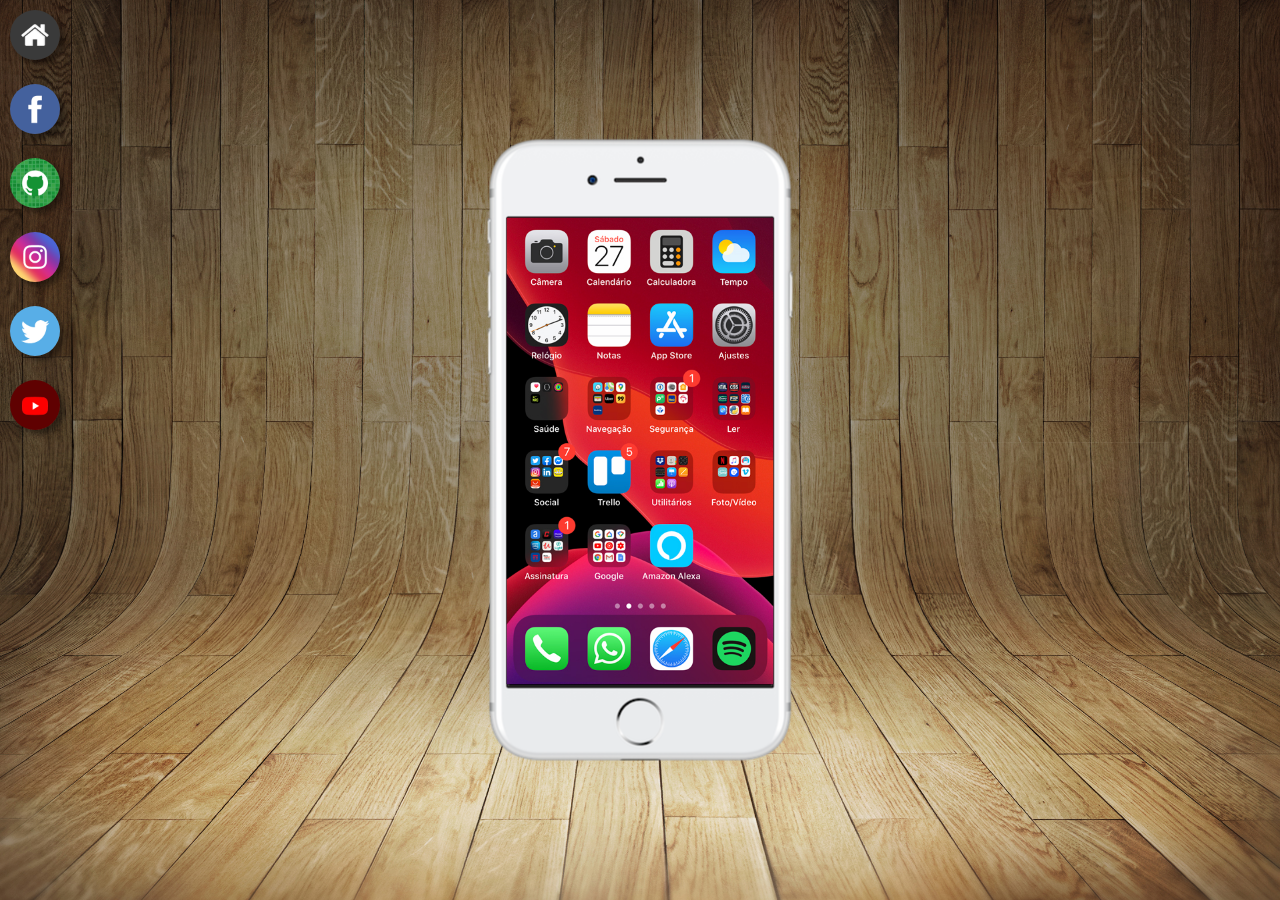
<file: index.html>
<!DOCTYPE html>
<html lang="pt-br">
<head>
    <meta charset="UTF-8">
    <meta http-equiv="X-UA-Compatible" content="IE=edge">
    <meta name="viewport" content="width=device-width, initial-scale=1.0">
    <title>Redes Sociais</title>
    <link rel="shortcut icon" href="favicon.ico" type="image/x-icon">
    <link rel="stylesheet" href="estilo/style.css">
</head>
<body>
    <main>
        <section id="phone">
            <iframe name="tela" id="tela" src="home.html" frameborder="0">
                Seu navegador não é compativél.
            </iframe>
        </section>
        <section id="social">
            <a href="home.html" target="tela"><img src="imagens/logo-home.jpg" alt="home"></a>

            <a href="face.html" target="tela"><img src="imagens/logo-facebook.jpg" alt="facebook"></a>

            <a href="github.html" target="tela"><img src="imagens/logo-github.jpg" alt="github"></a>

            <a href="insta.html" target="tela"><img src="imagens/logo-instagram.jpg" alt="instagram"></a>

            <a href="twitter.html" target="tela"><img src="imagens/logo-twitter.jpg" alt="twitter"></a>

            <a href="youtube.html" target="tela"><img src="imagens/logo-youtube.jpg" alt="youtube"></a>

        </section>
    </main>
</body>
</html>
</file>
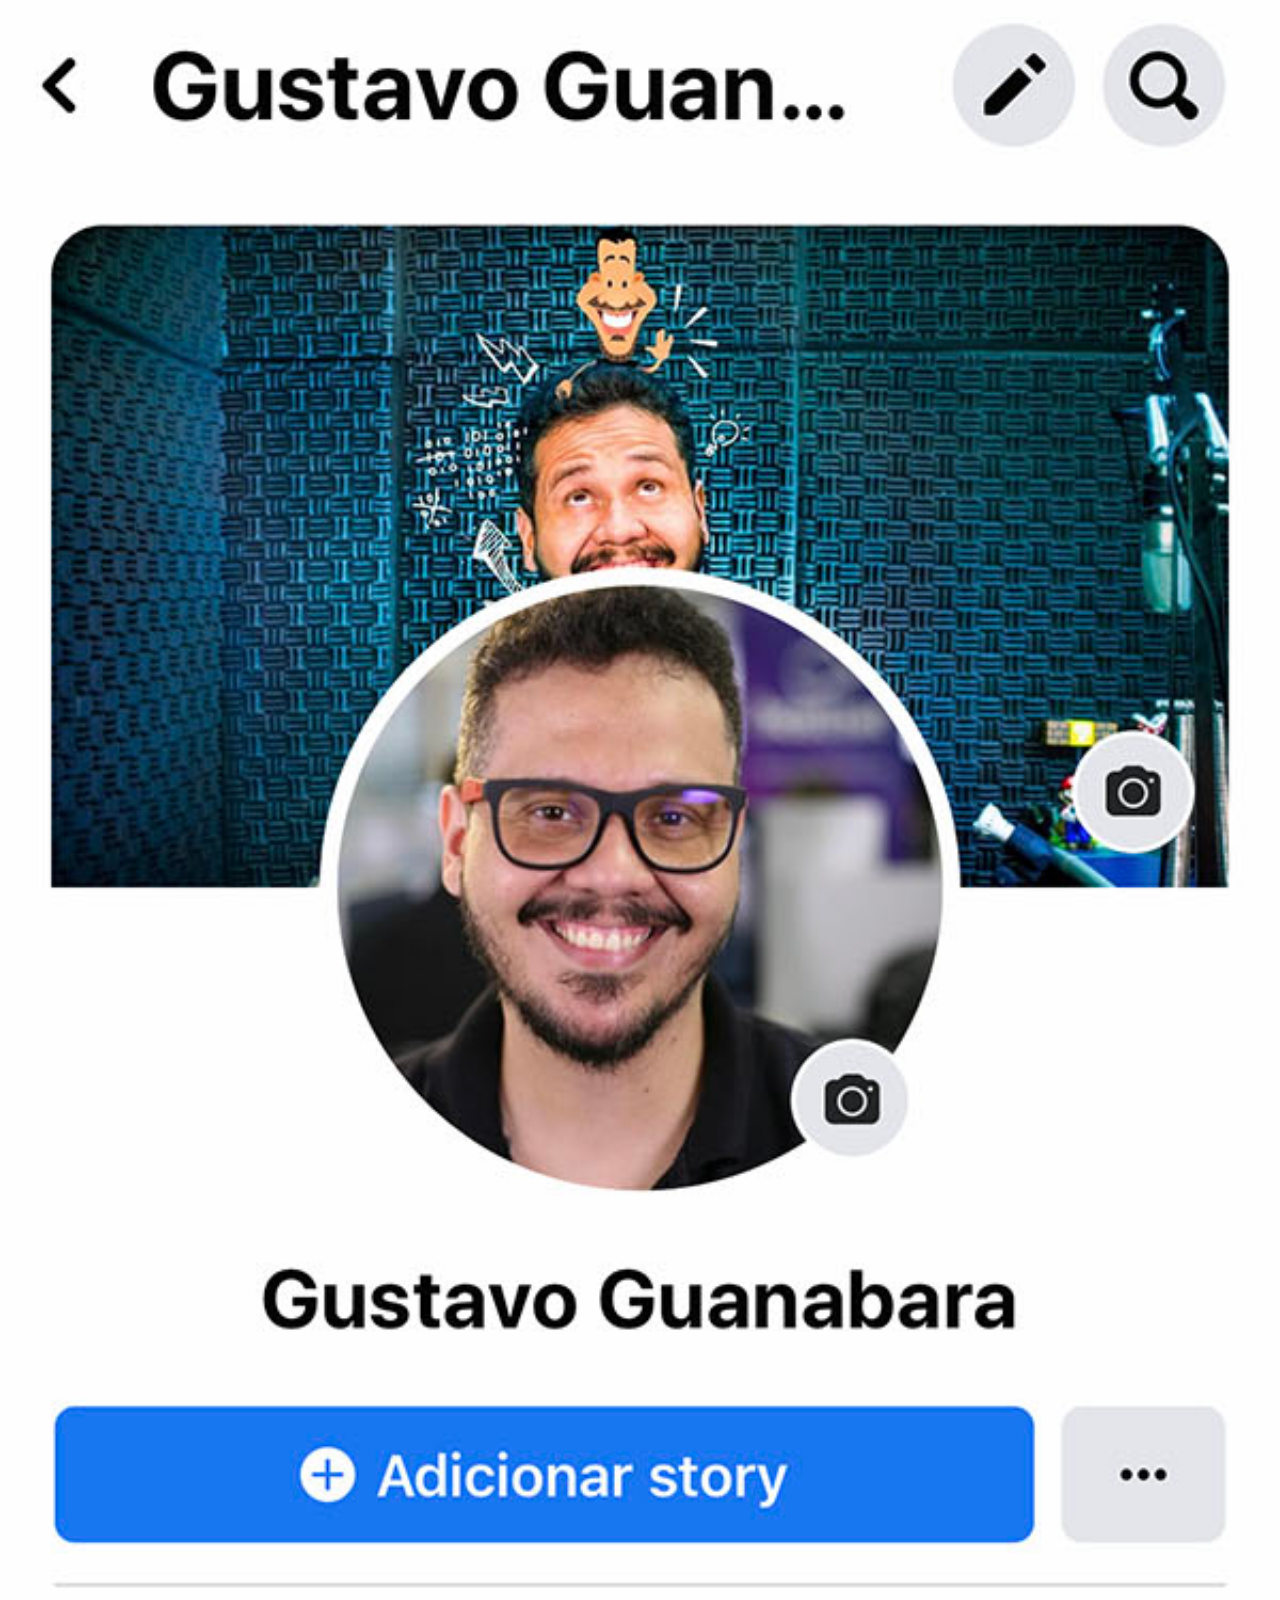
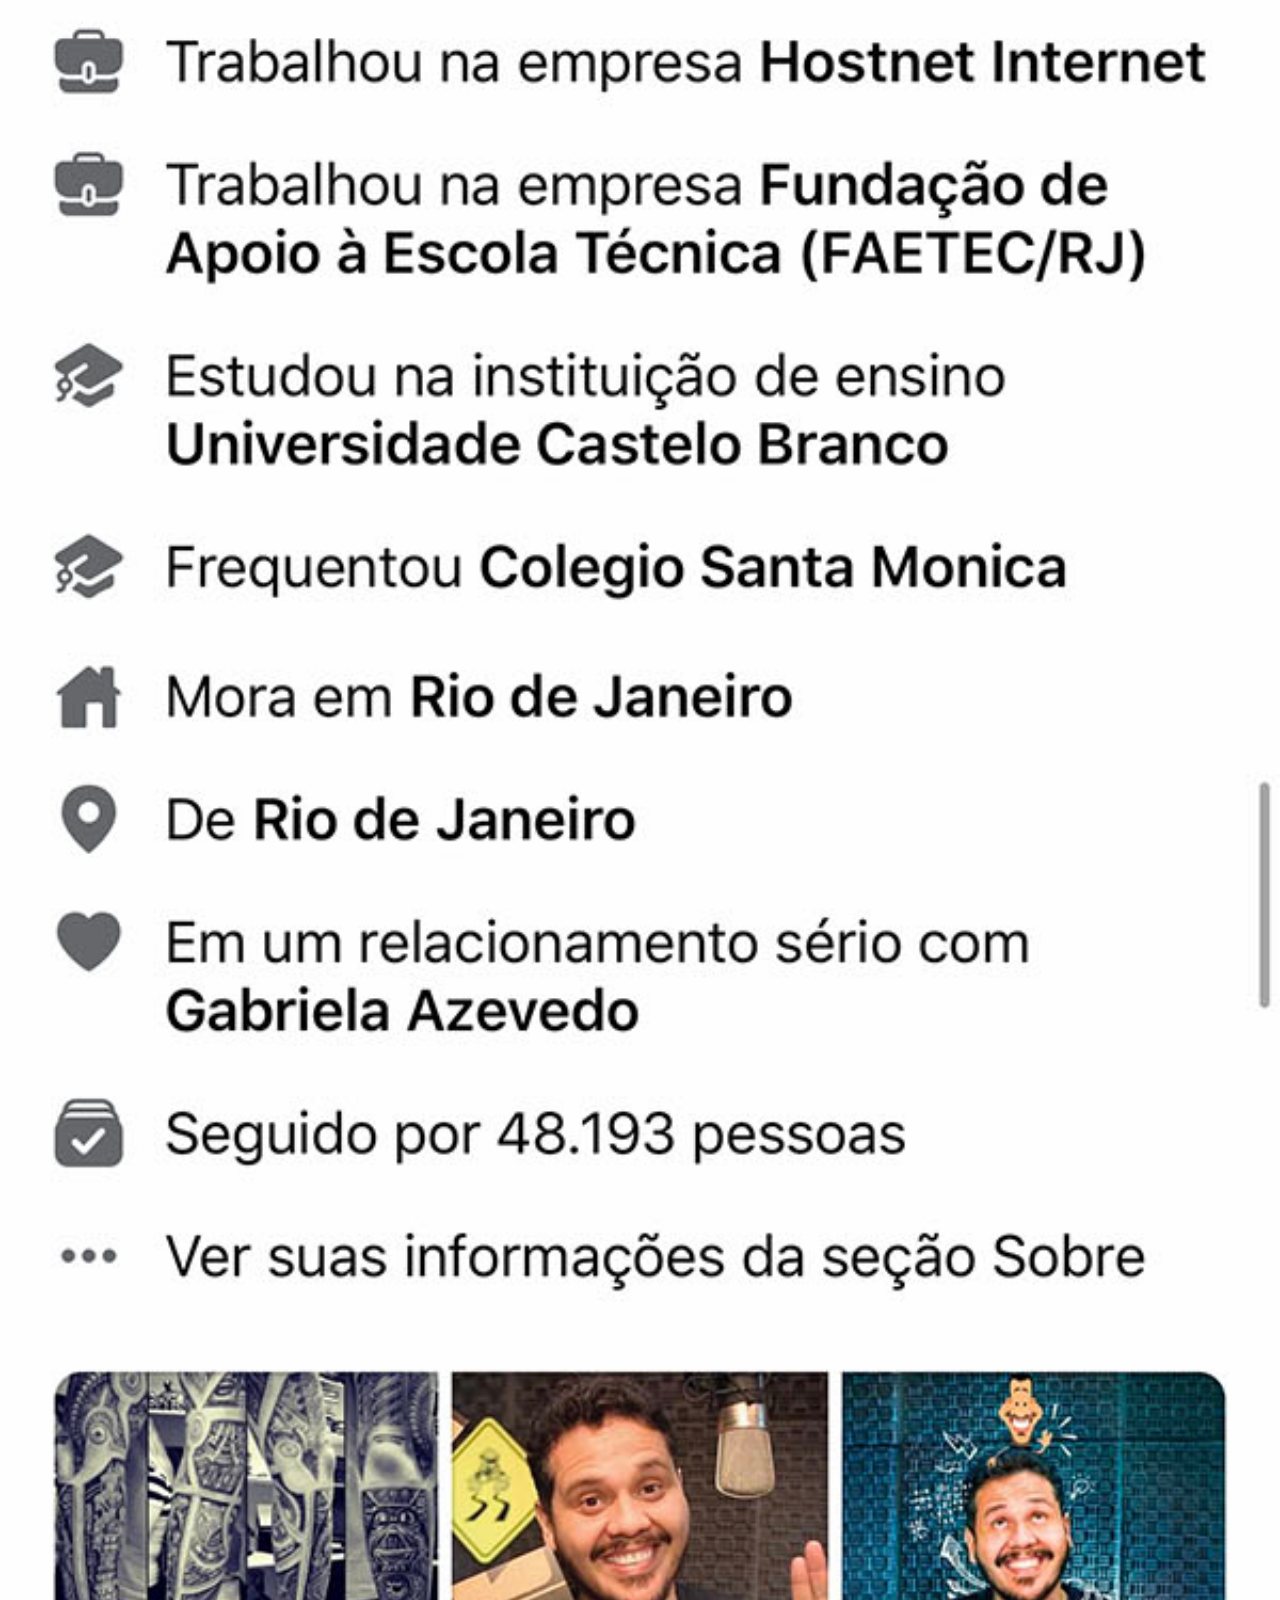
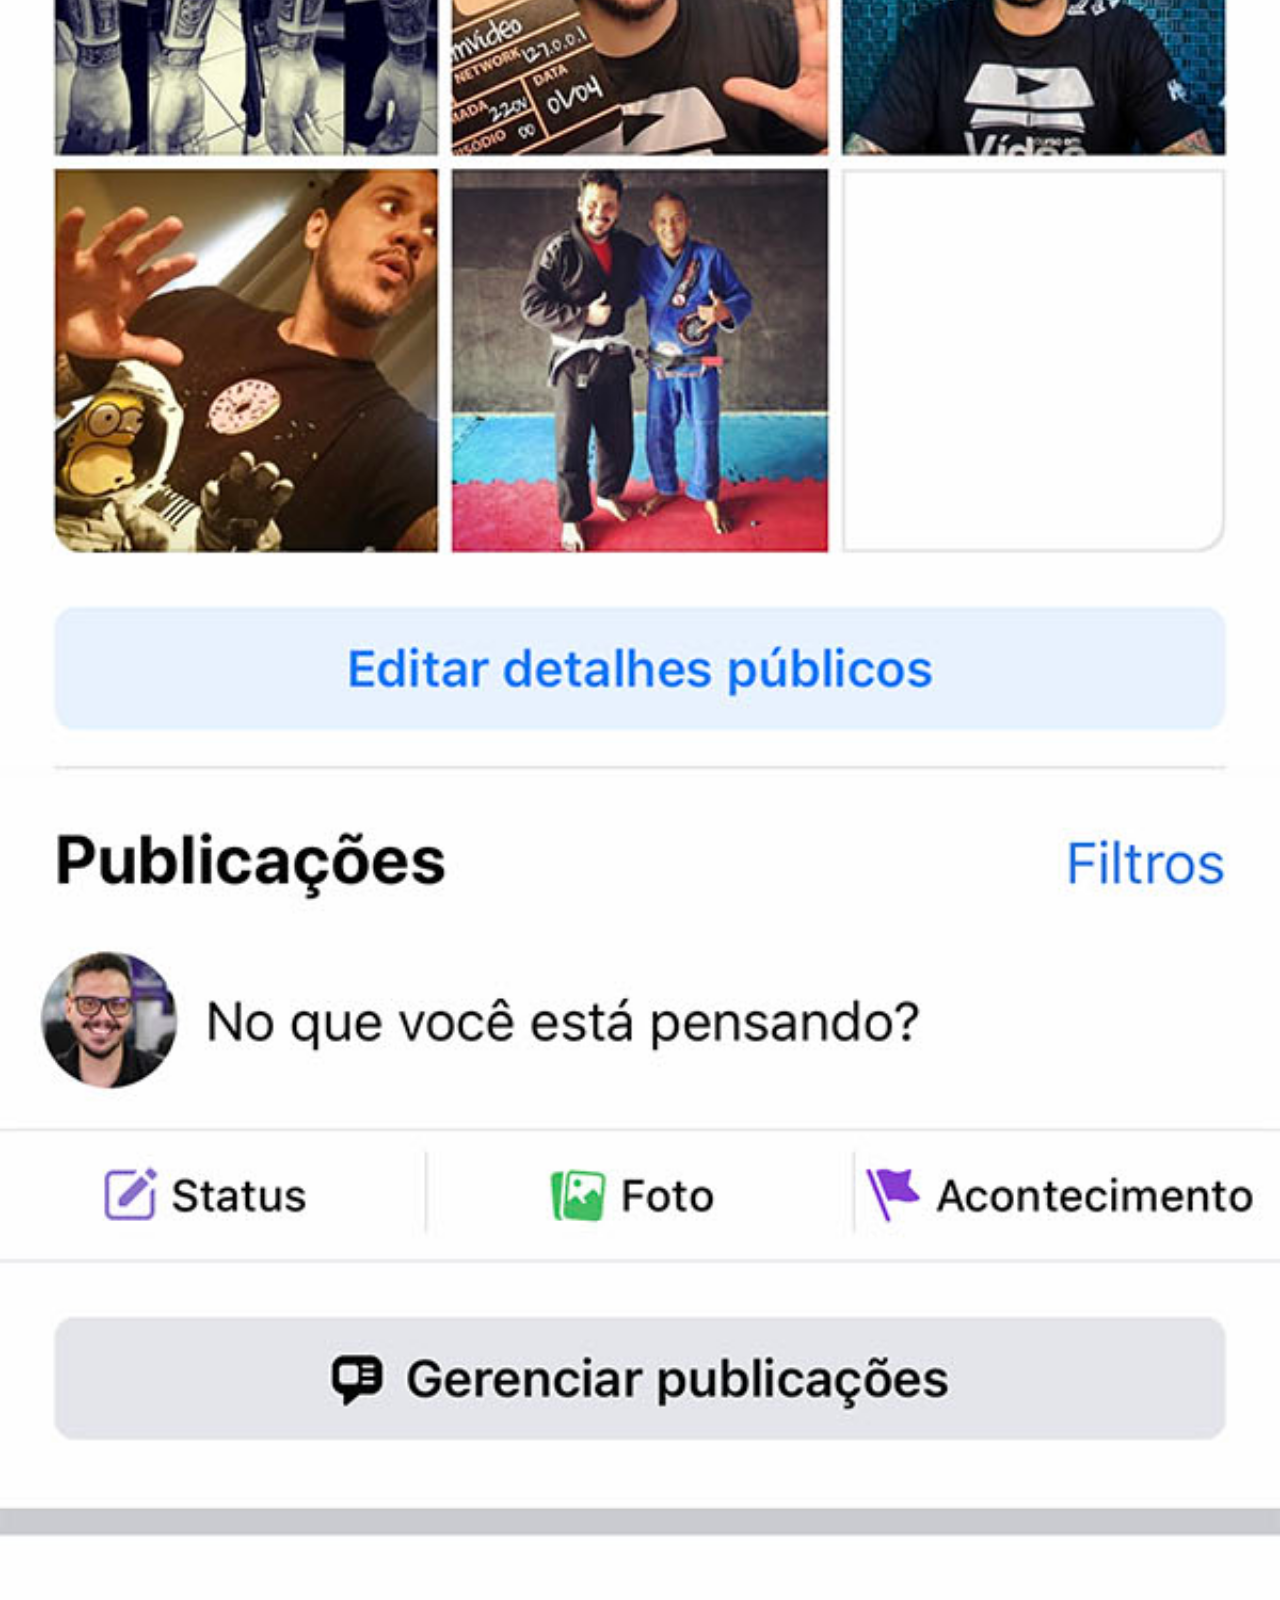
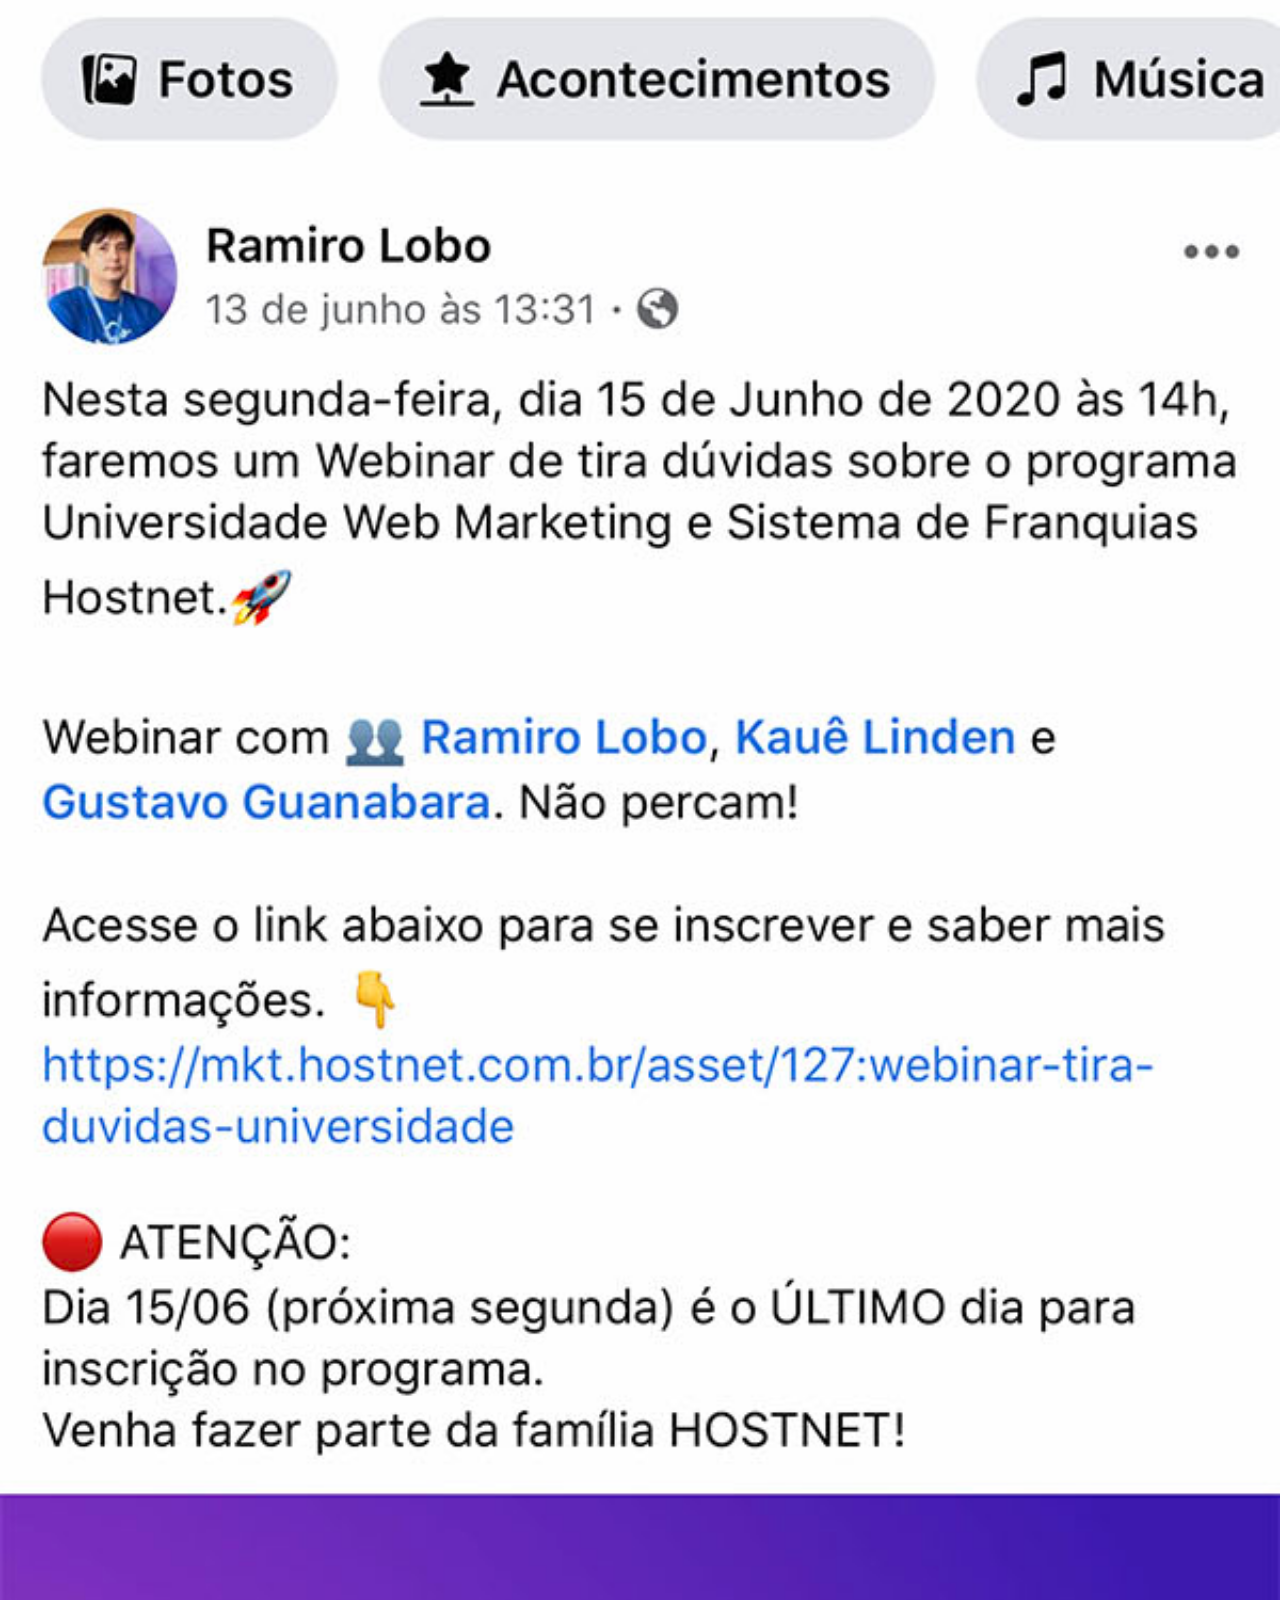
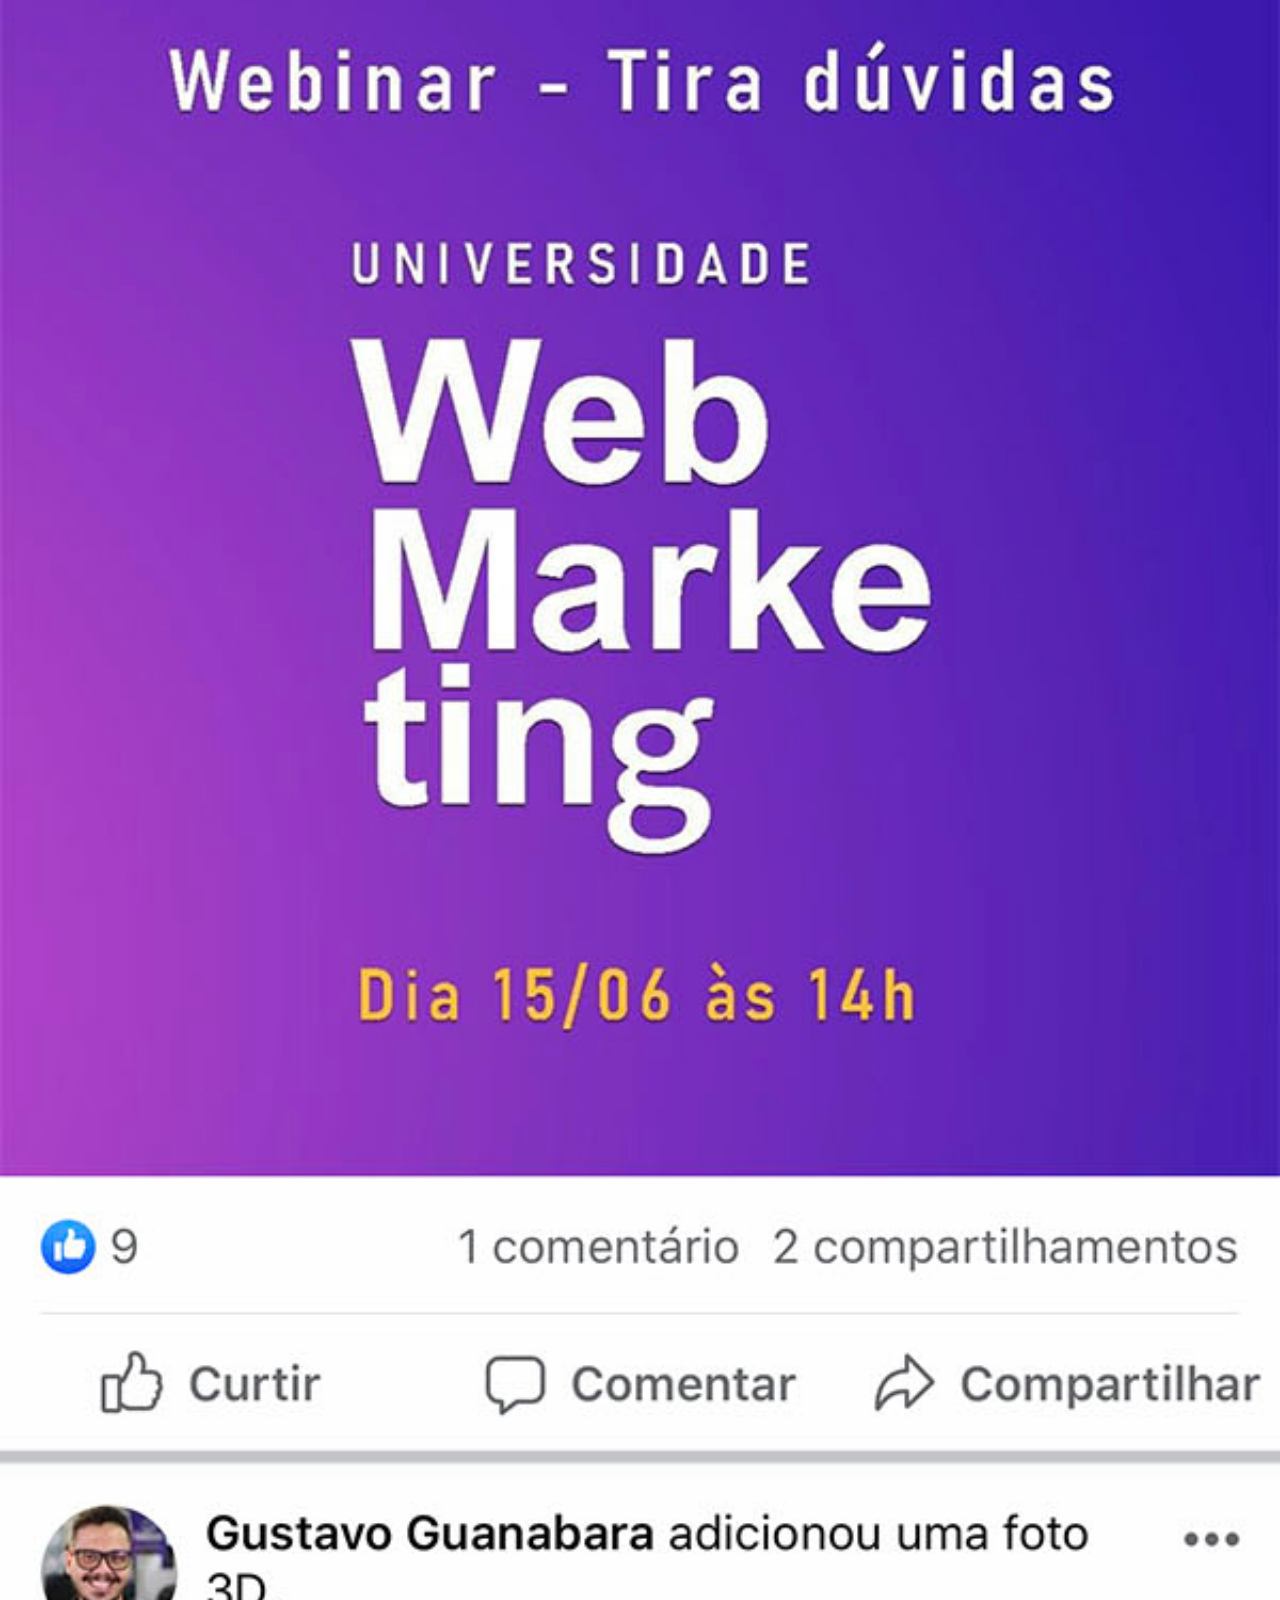
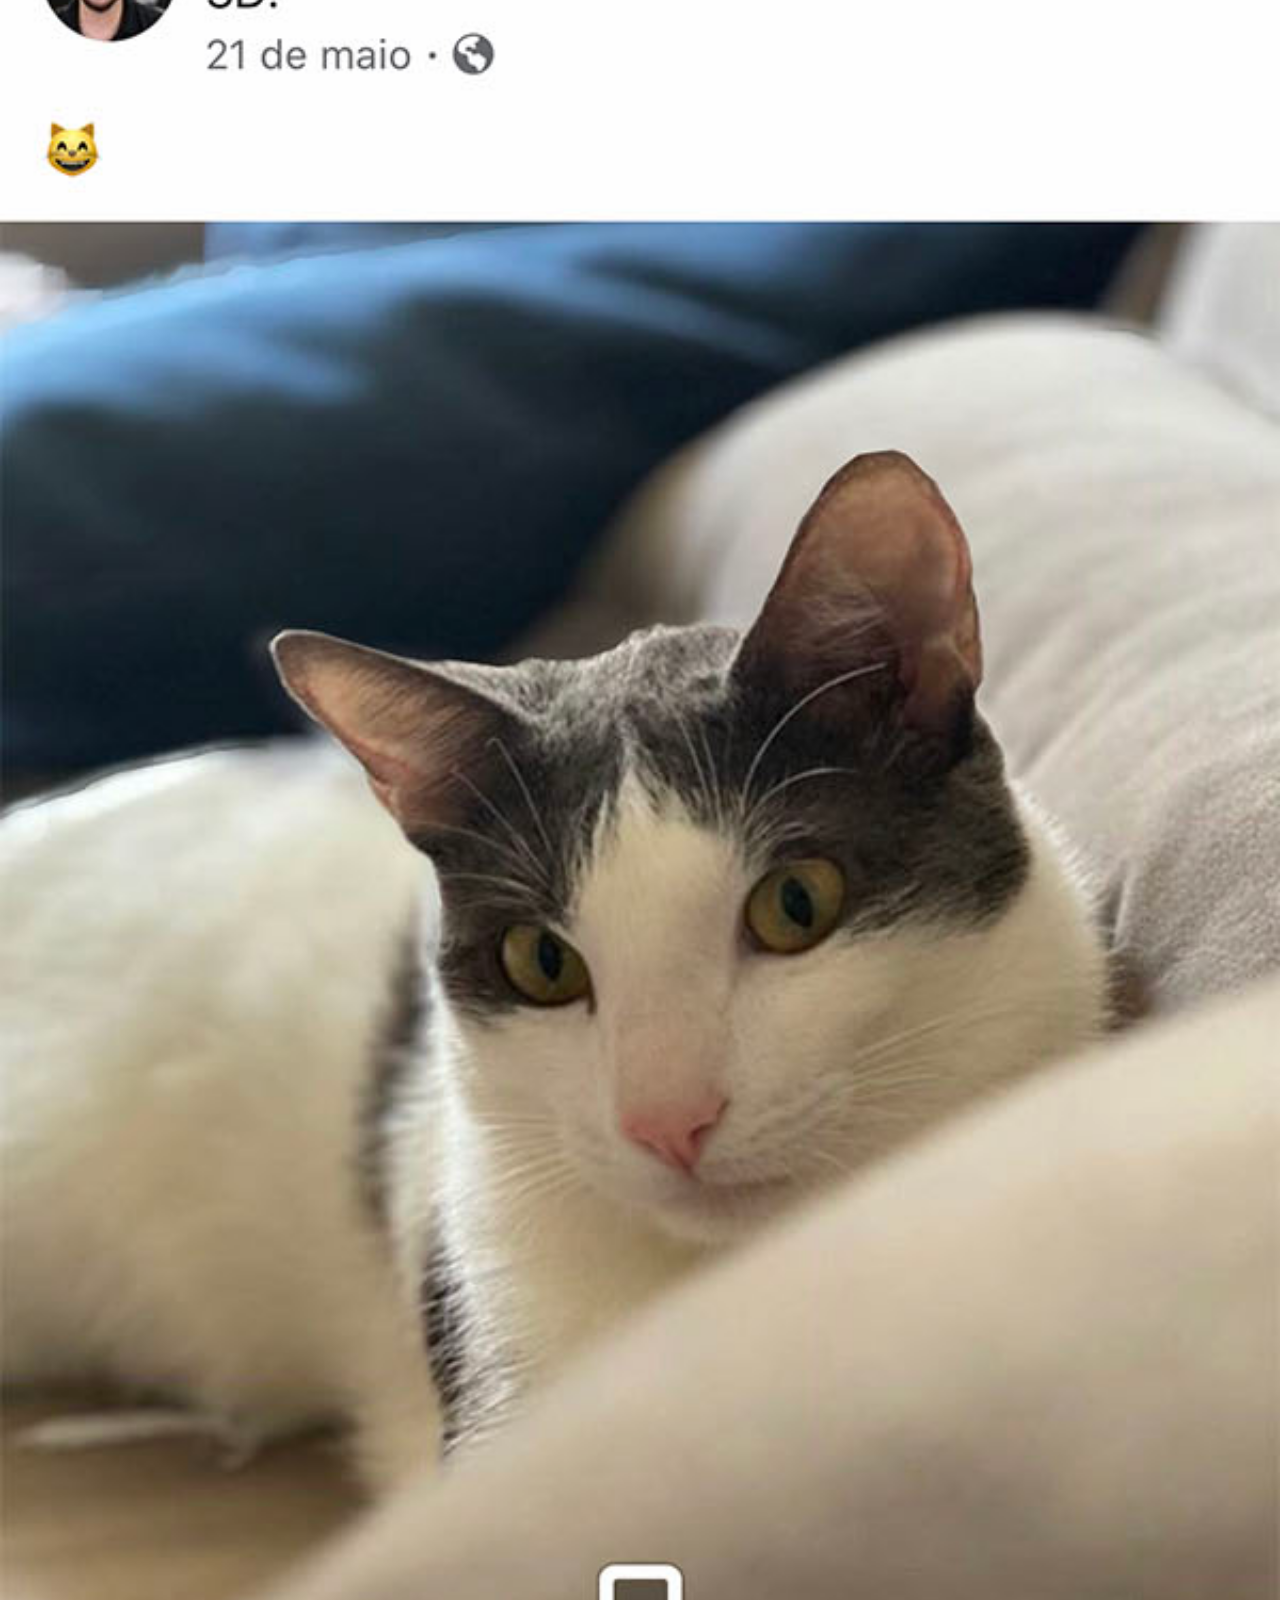
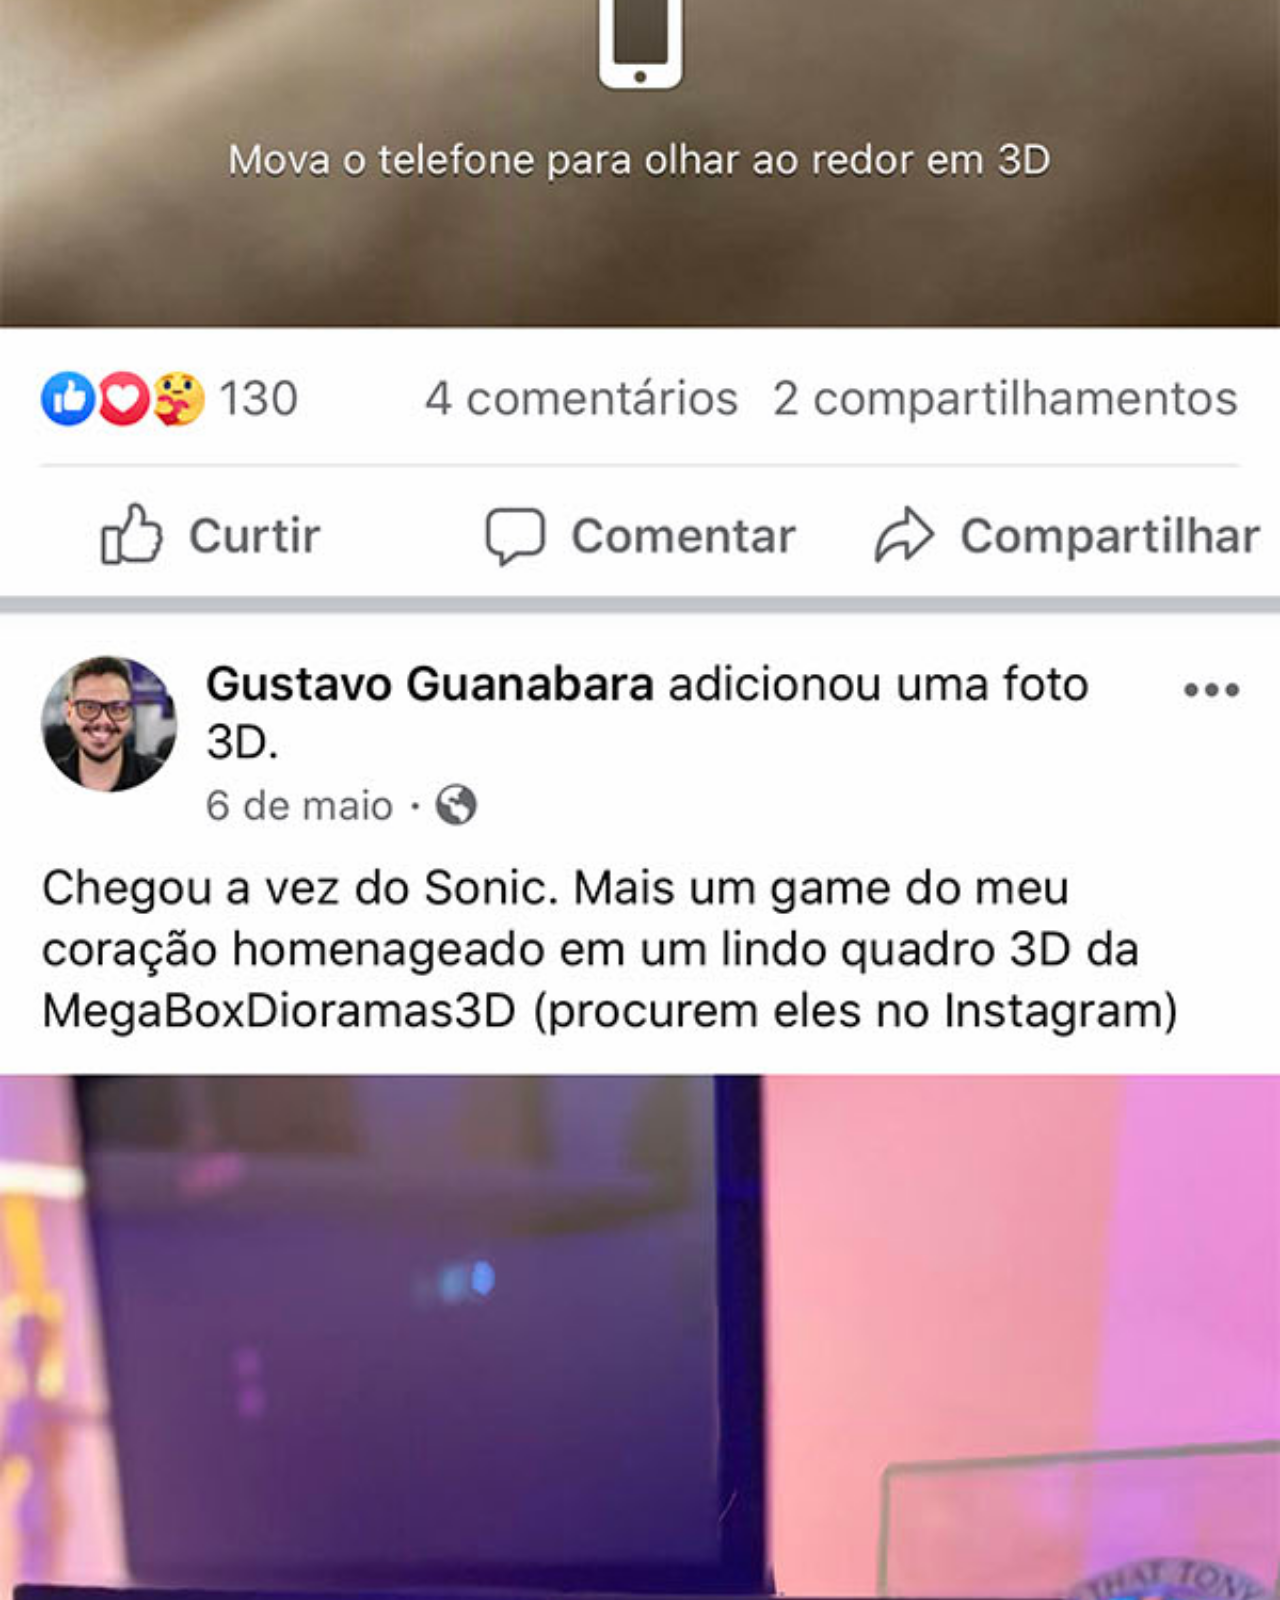
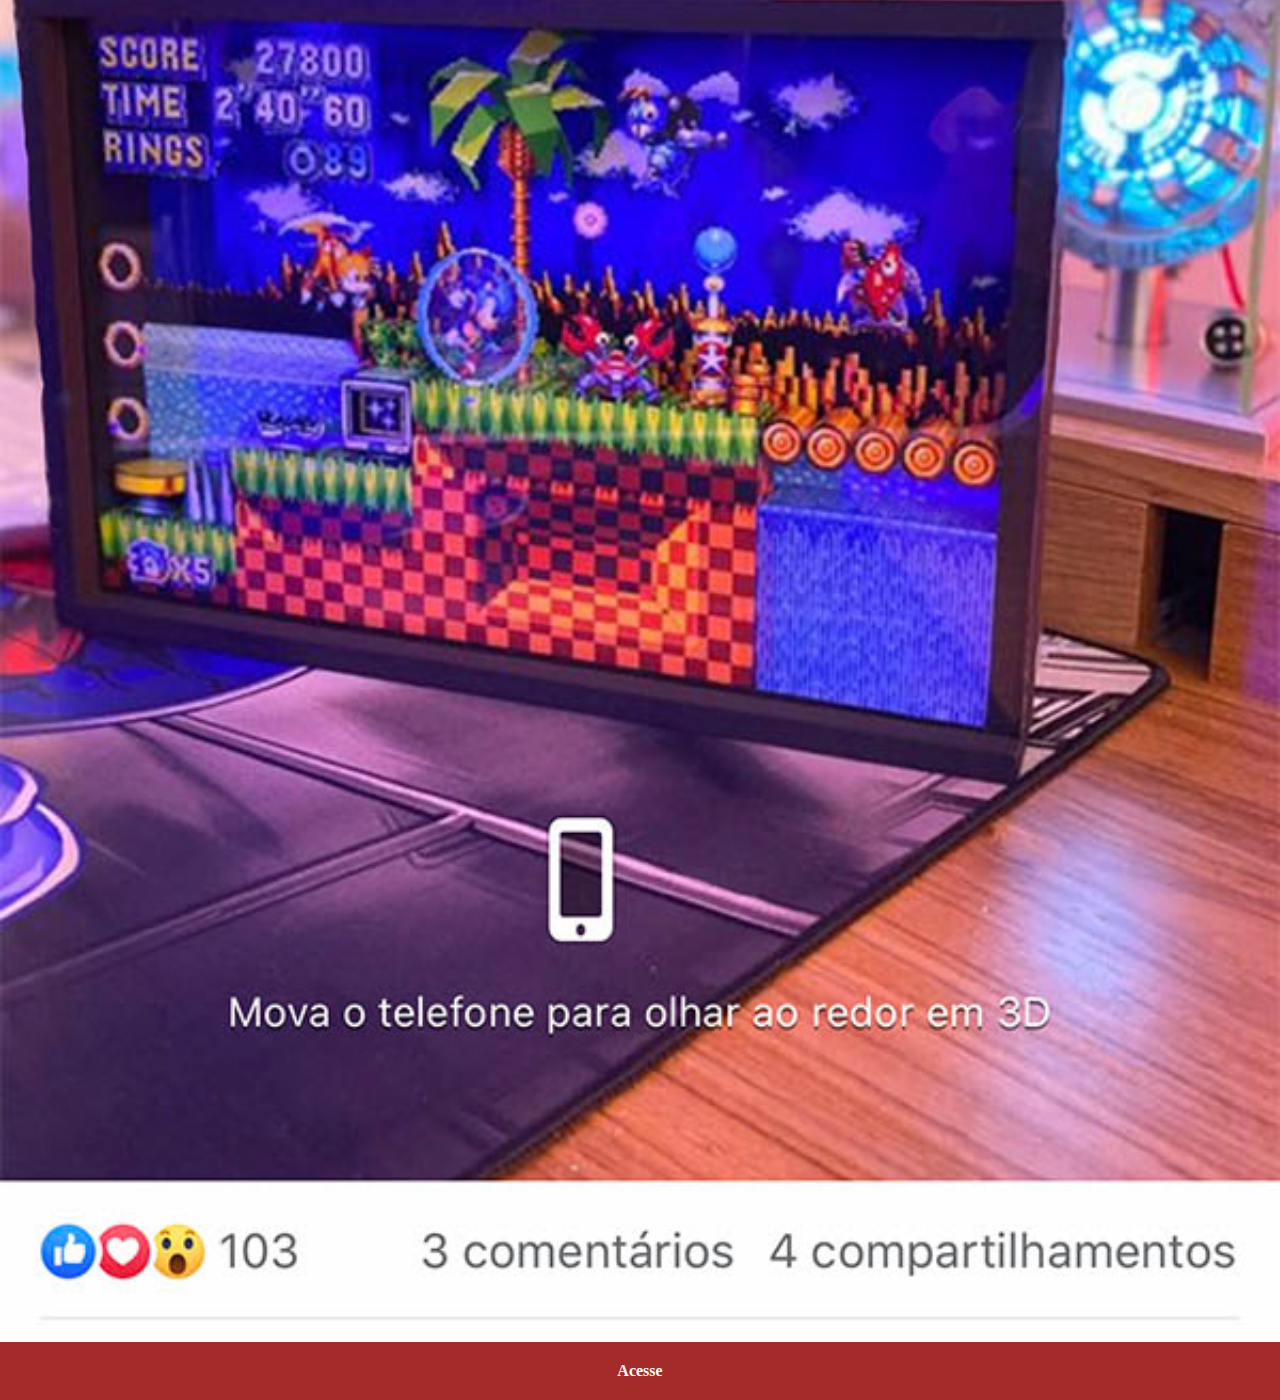
<file: face.html>
<!DOCTYPE html>
<html lang="pt-br">
<head>
    <meta charset="UTF-8">
    <meta http-equiv="X-UA-Compatible" content="IE=edge">
    <meta name="viewport" content="width=device-width, initial-scale=1.0">
    <title>Facebook</title>
    <link rel="stylesheet" href="estilo/social.css">
</head>
<body>
    <img src="imagens/tela-facebook.jpg" alt="facebook">

    <a href="https://pt-br.facebook.com/CursosEmVideo/" target="_blank">Acesse</a>
</body>
</html>
</file>
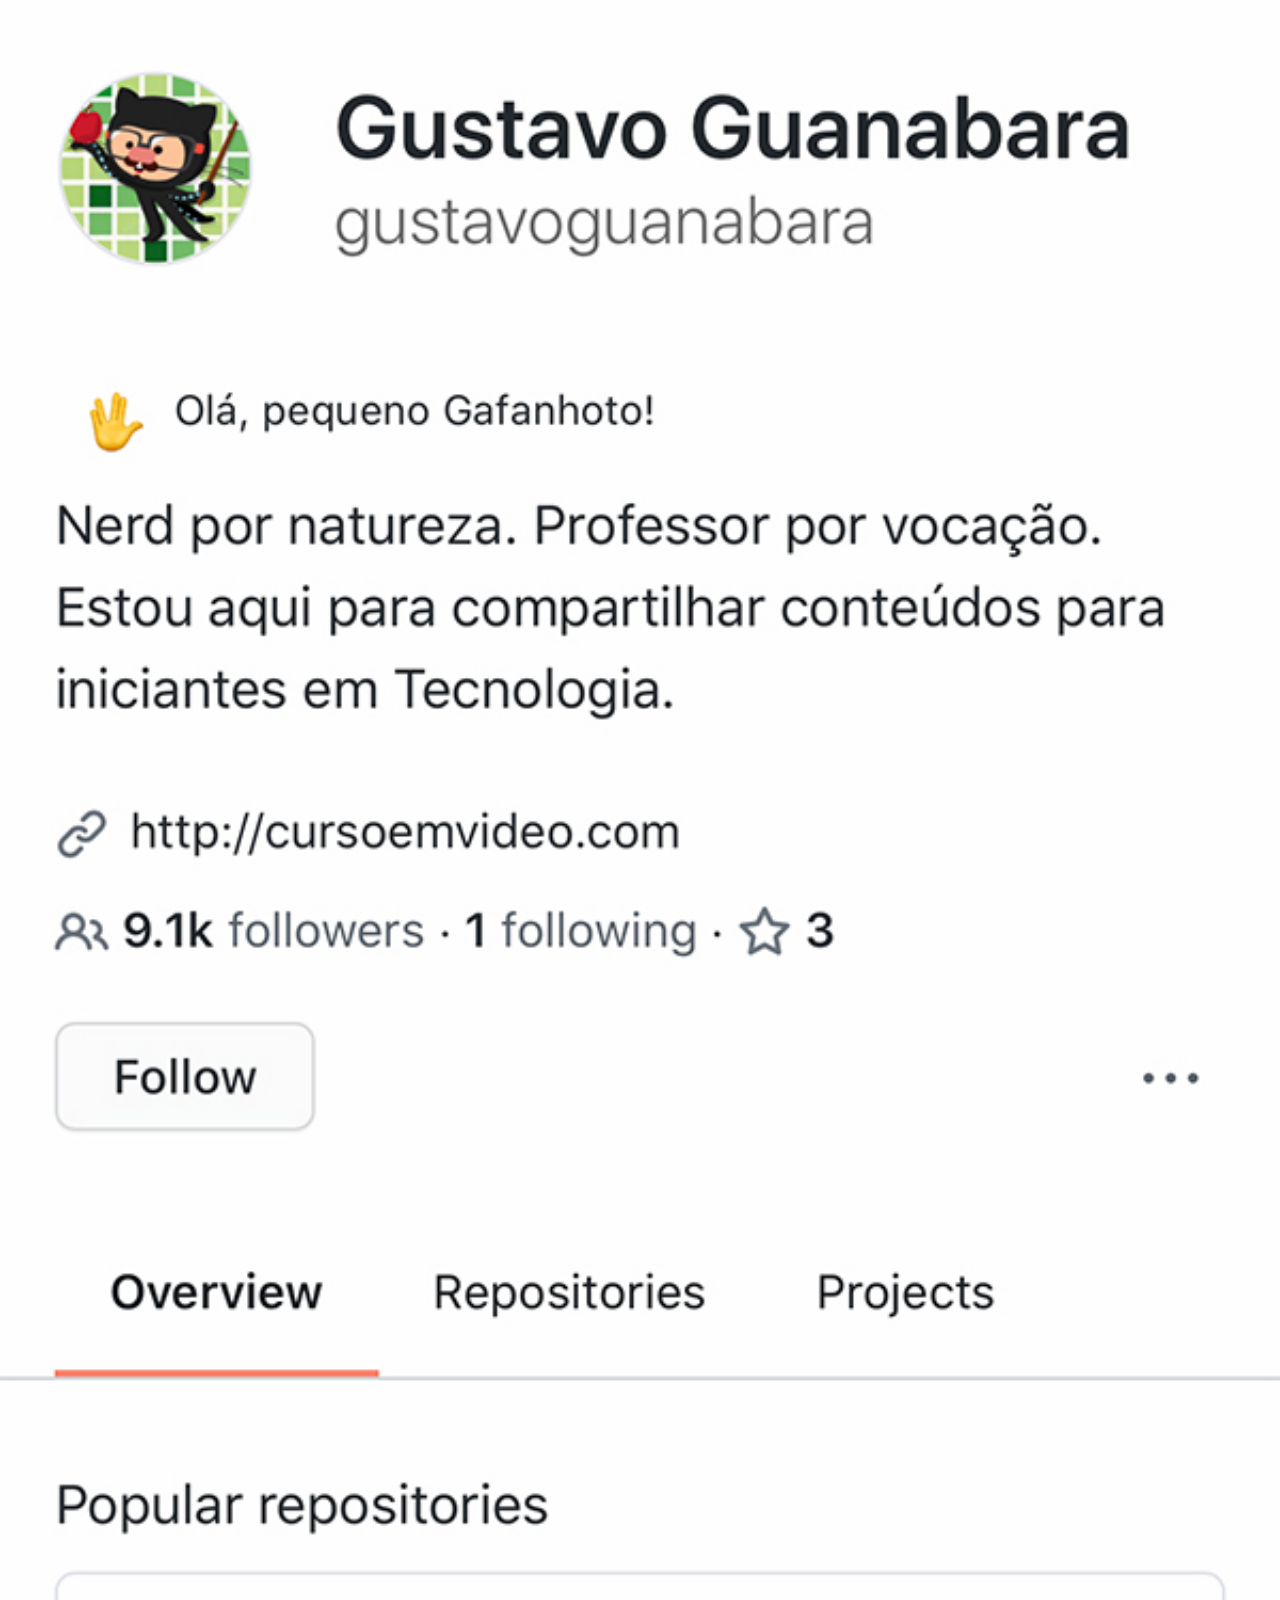
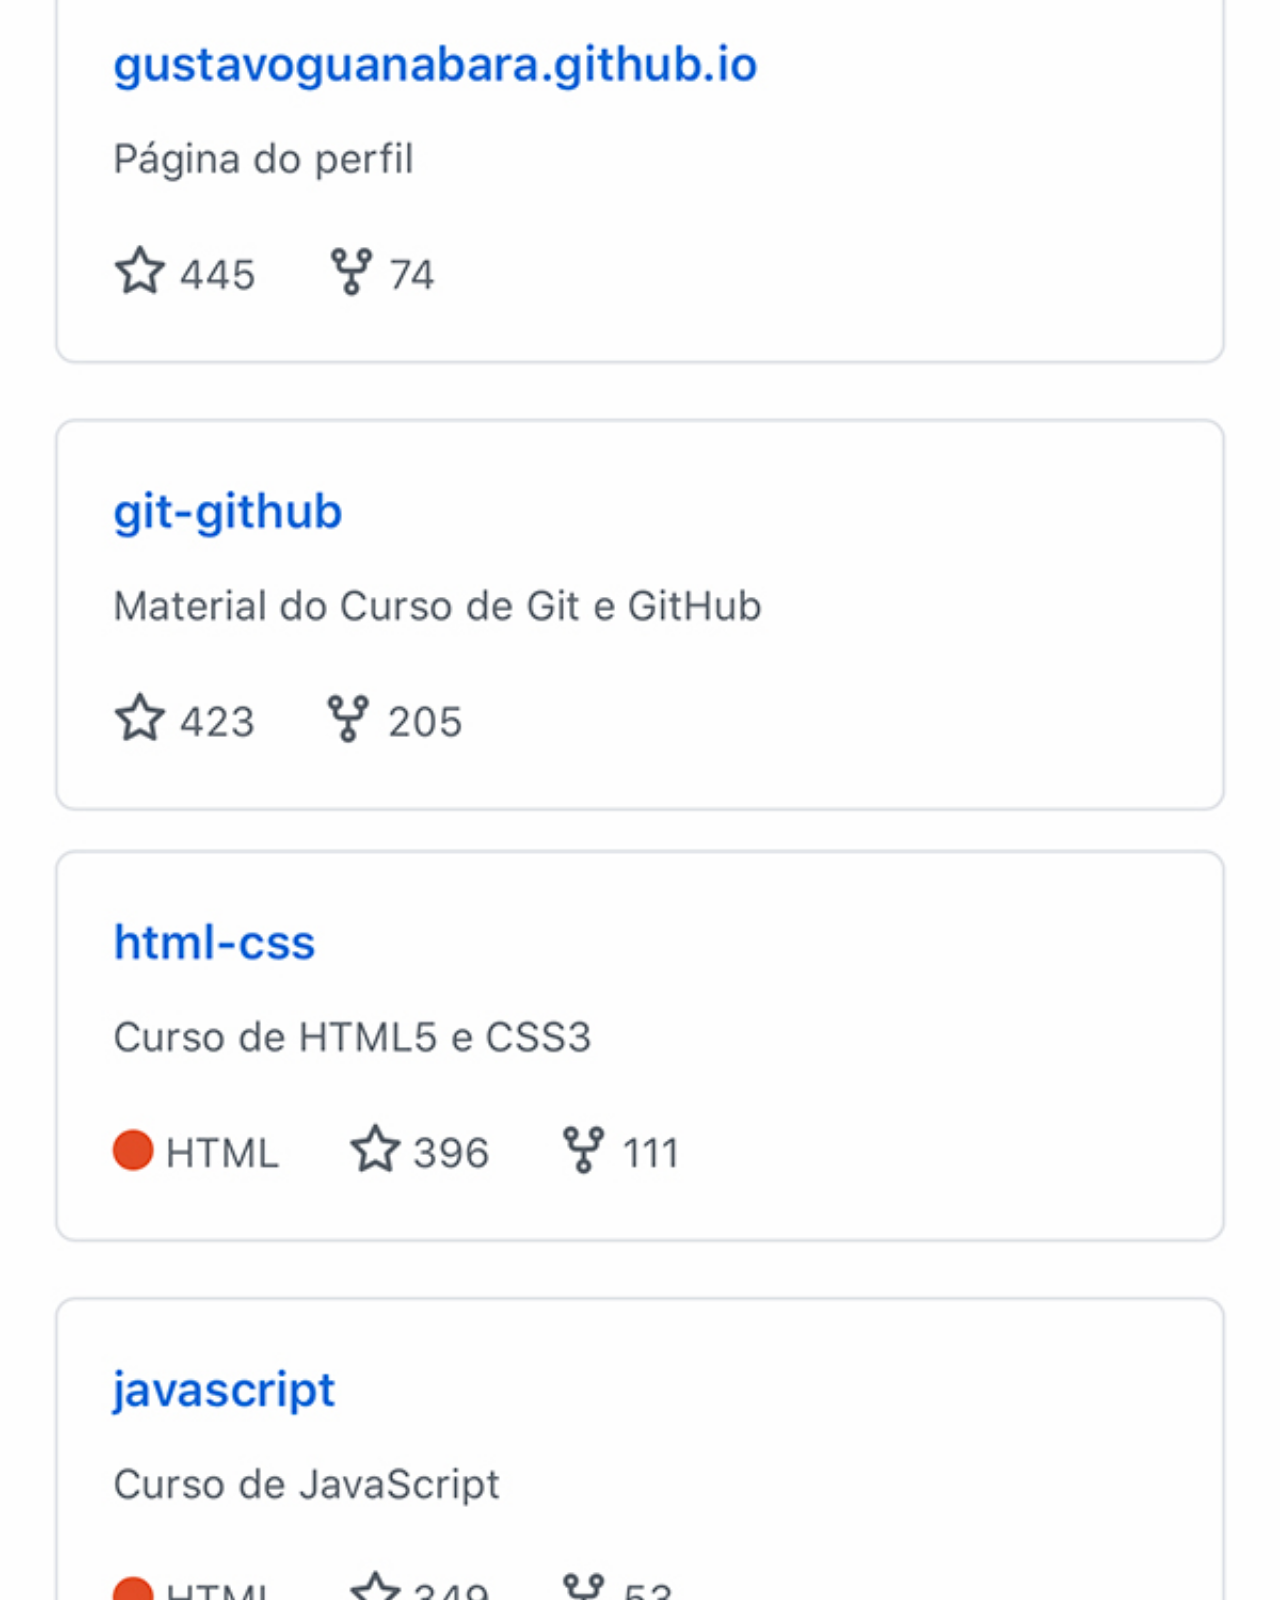
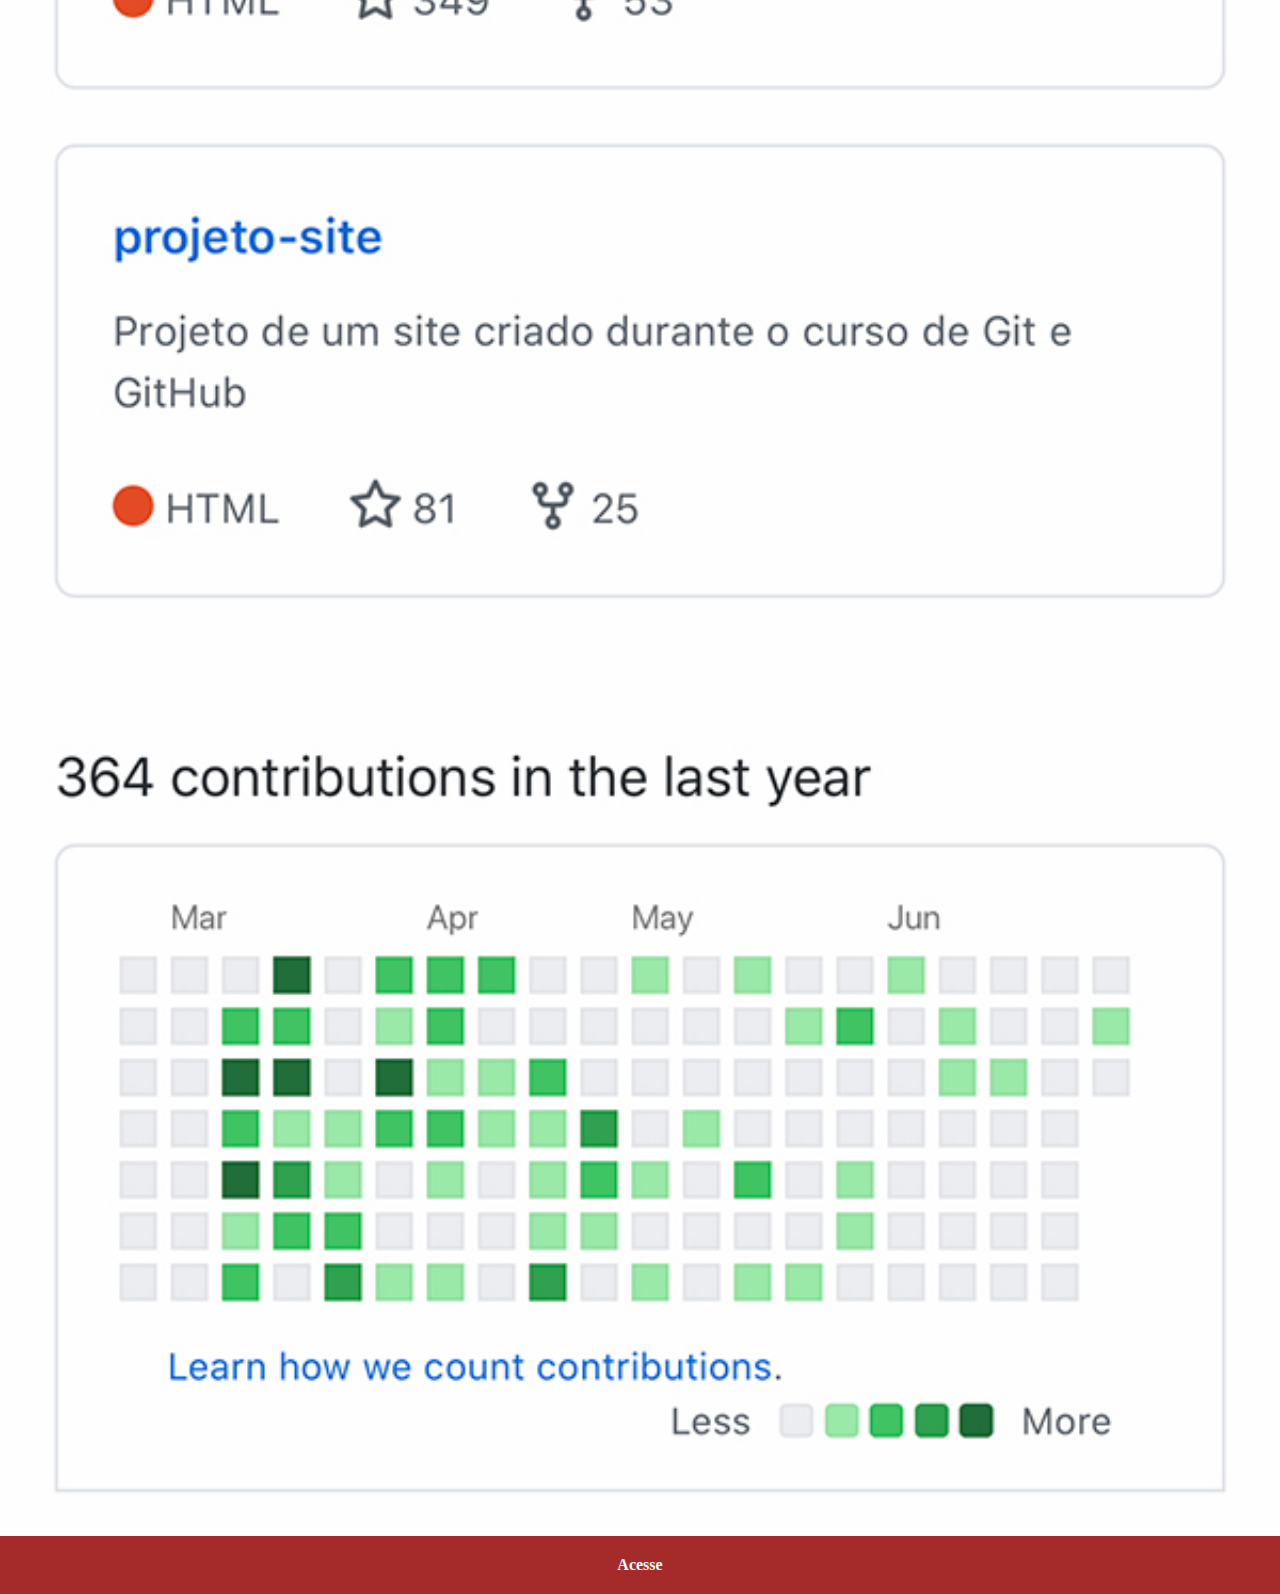
<file: github.html>
<!DOCTYPE html>
<html lang="pt-br">
<head>
    <meta charset="UTF-8">
    <meta http-equiv="X-UA-Compatible" content="IE=edge">
    <meta name="viewport" content="width=device-width, initial-scale=1.0">
    <title>Github</title>
    <link rel="stylesheet" href="estilo/social.css">
</head>
<body>
    <img src="imagens/tela-github.jpg" all="github">

    <a href="https://github.com/gustavoguanabara" target="_blank">Acesse</a>
</body>
</html>
</file>
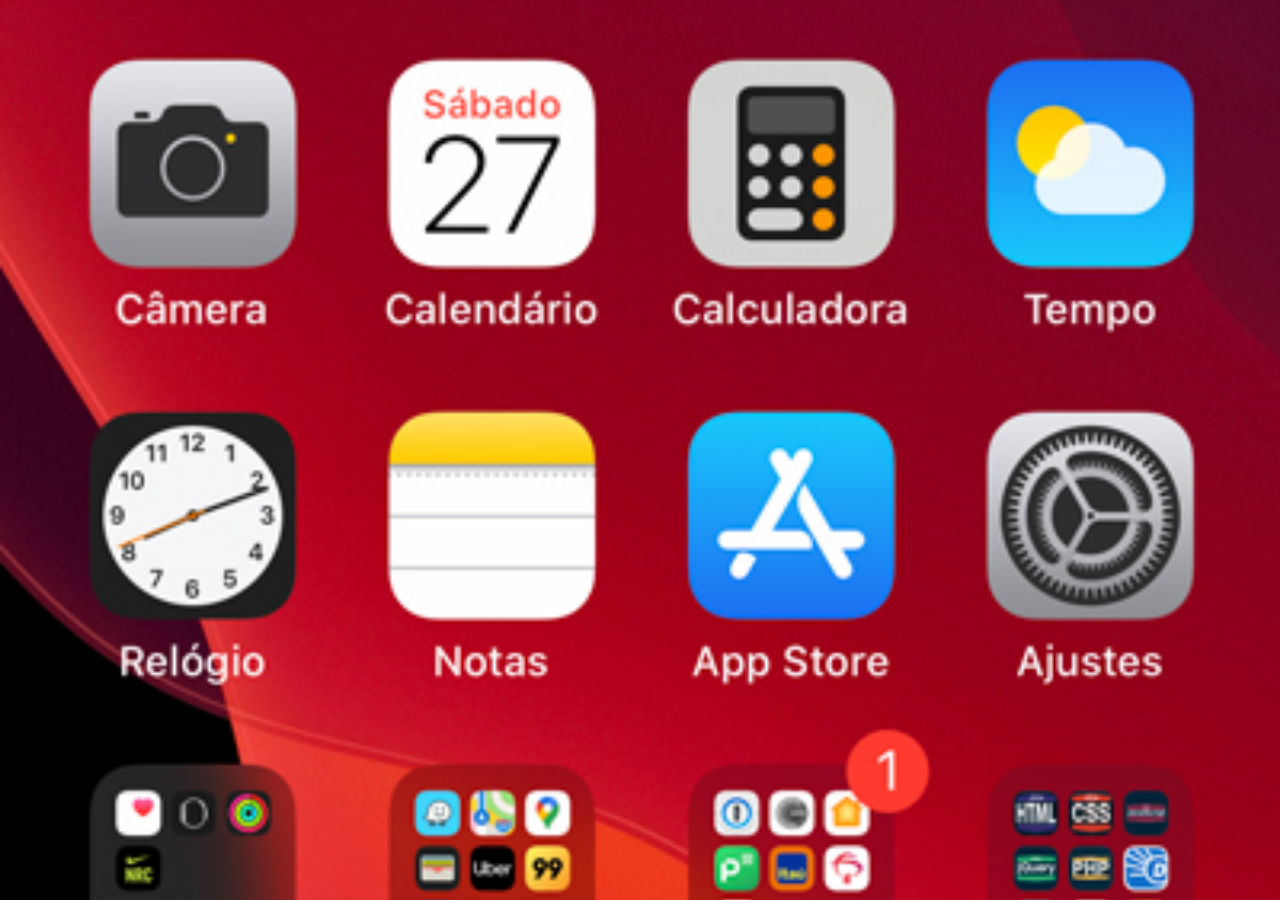
<file: home.html>
<!DOCTYPE html>
<html lang="pt-br">
<head>
    <meta charset="UTF-8">
    <meta http-equiv="X-UA-Compatible" content="IE=edge">
    <meta name="viewport" content="width=device-width, initial-scale=1.0">
    <title>home</title>
    <style>
        *{
            margin:0;
            padding:0;
        }
        body{
            width:100vw;
            height:100vh;
            background: black url('imagens/tela-home.jpg') no-repeat top center;
            background-size: cover;
        }
    </style>
</head>
<body>
    
</body>
</html>
</file>
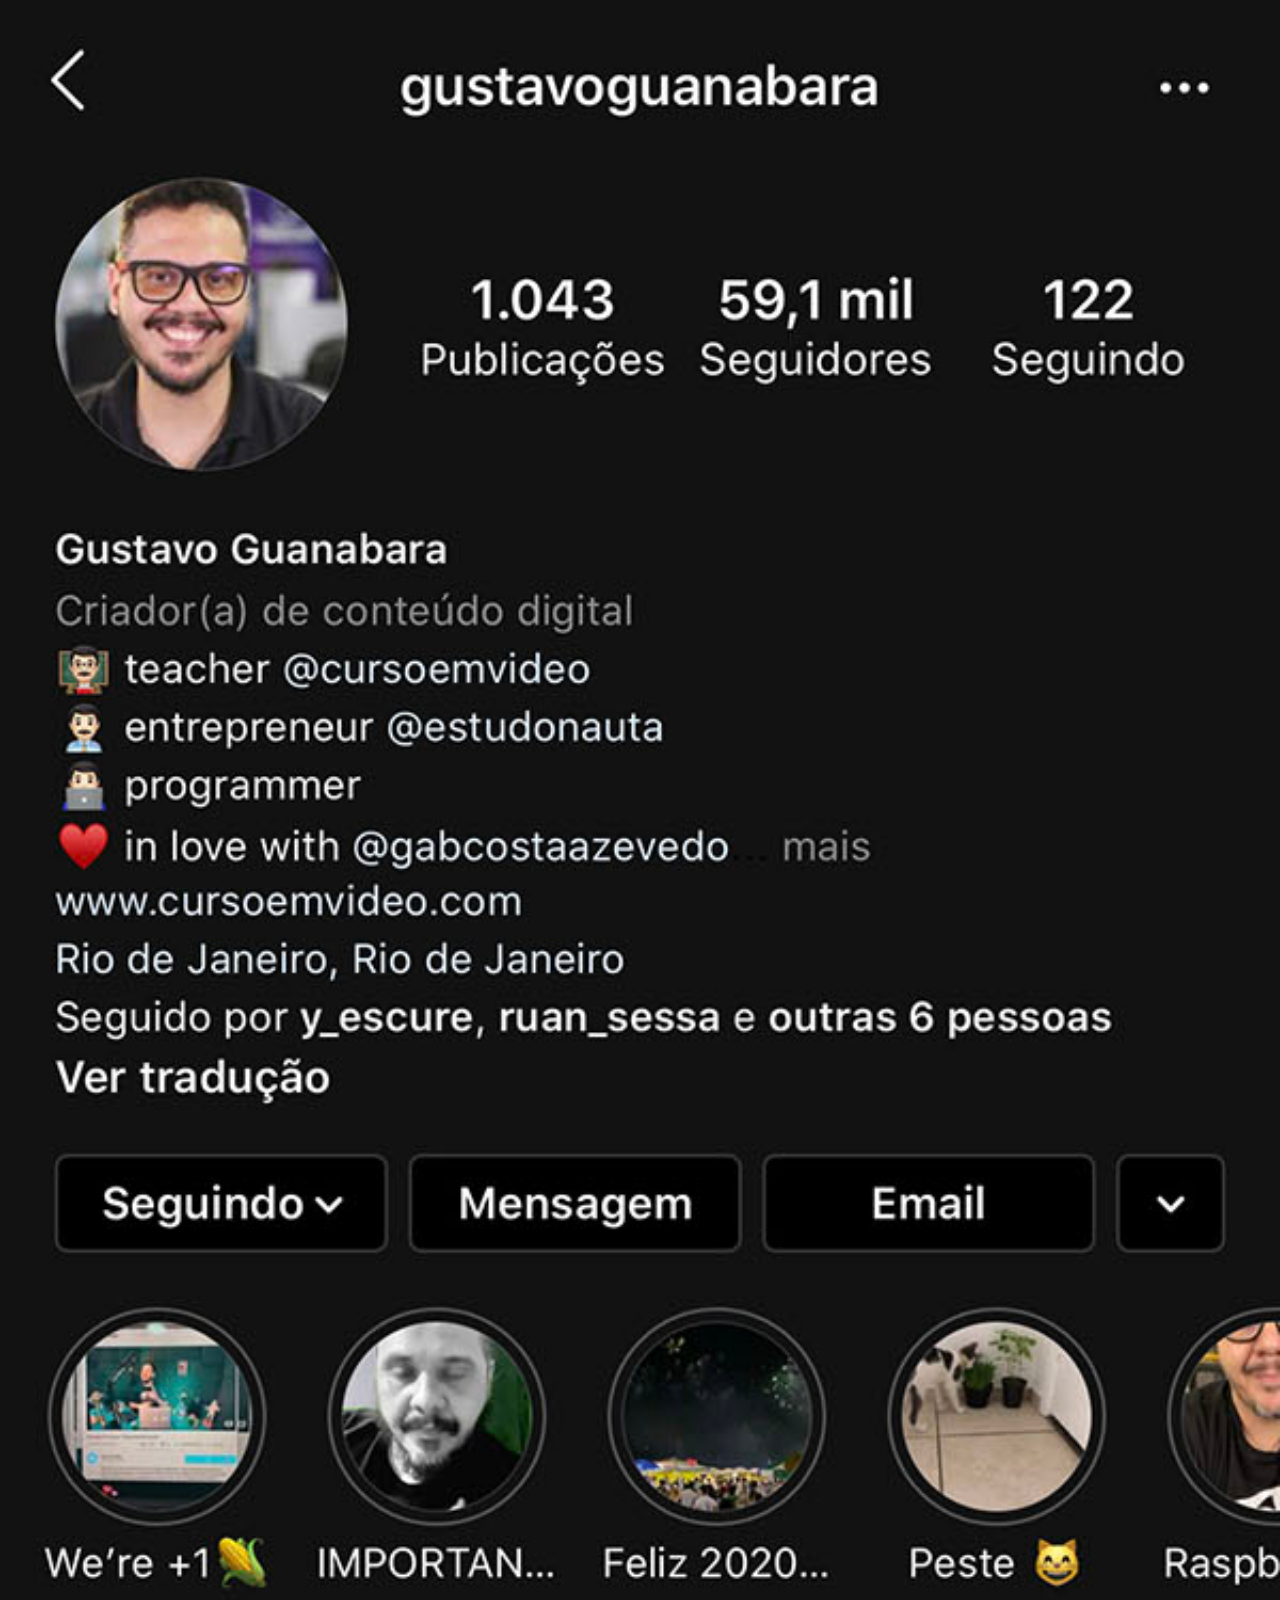
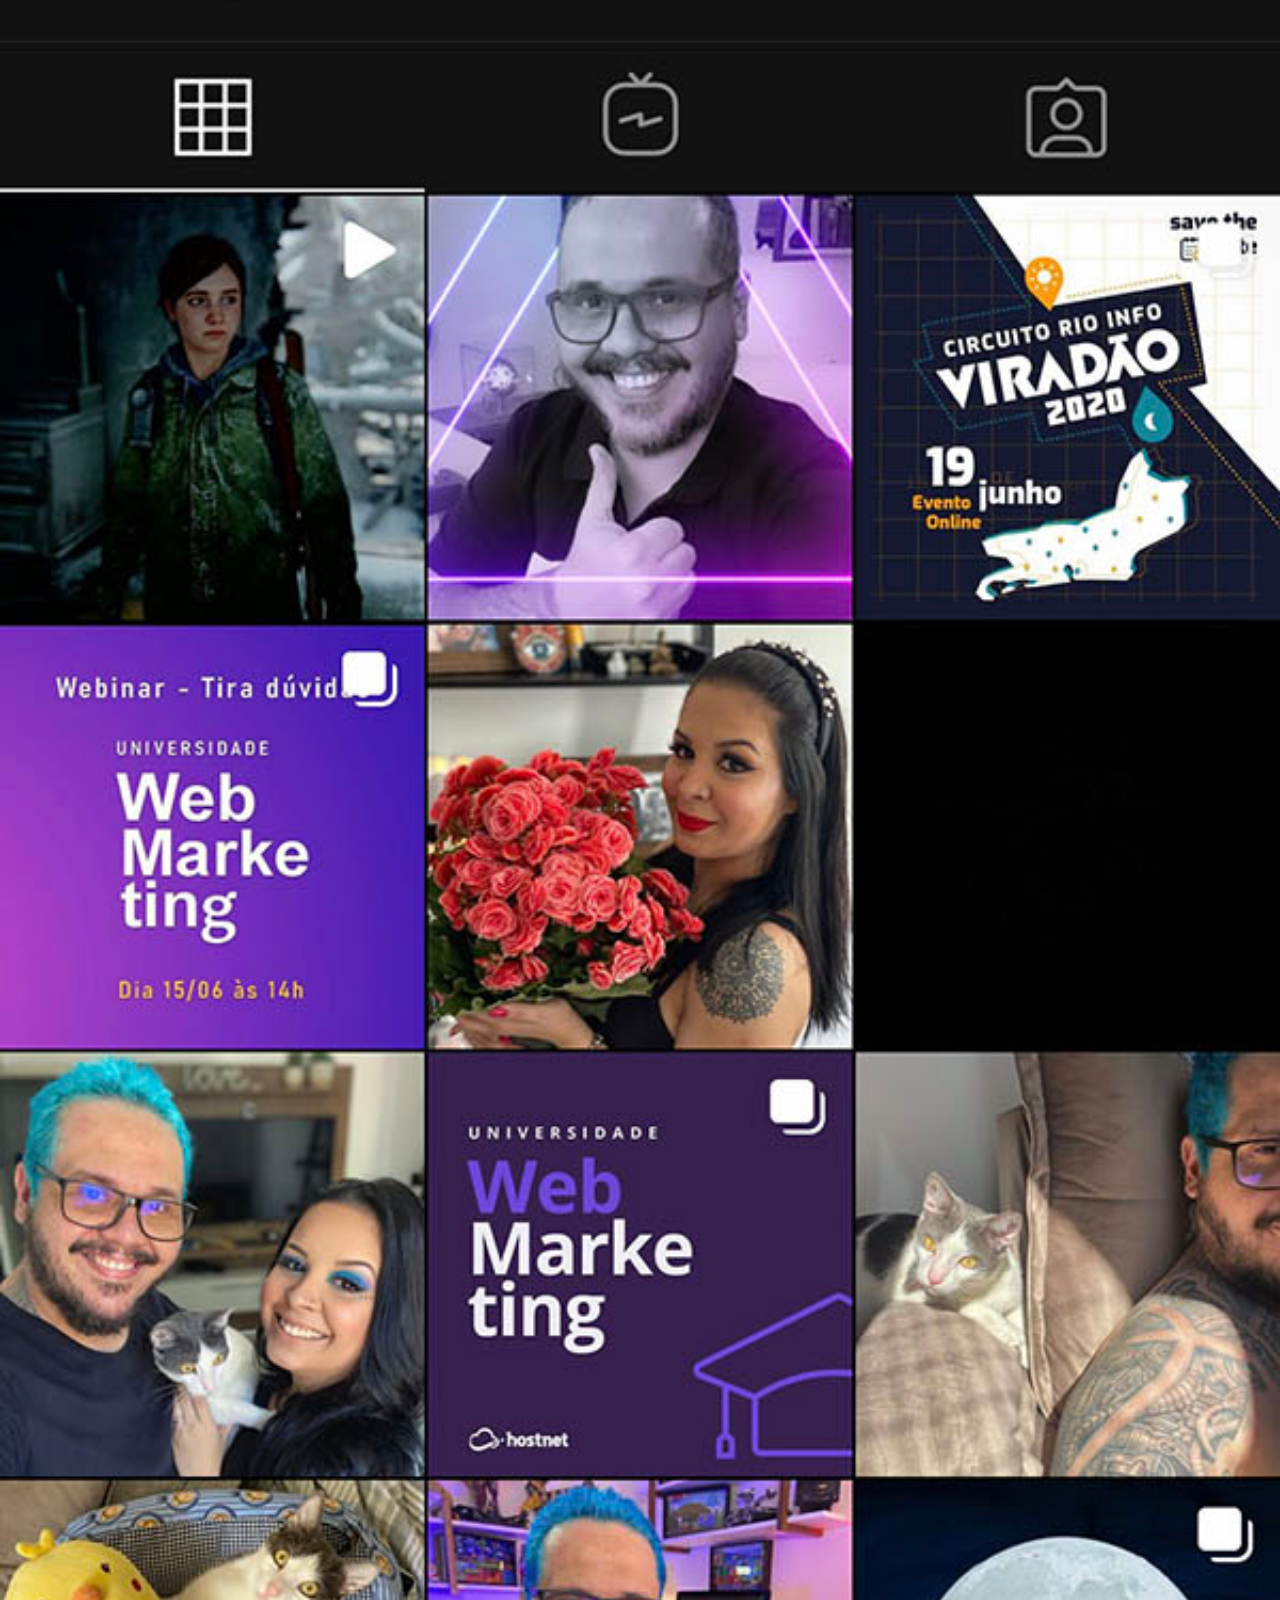
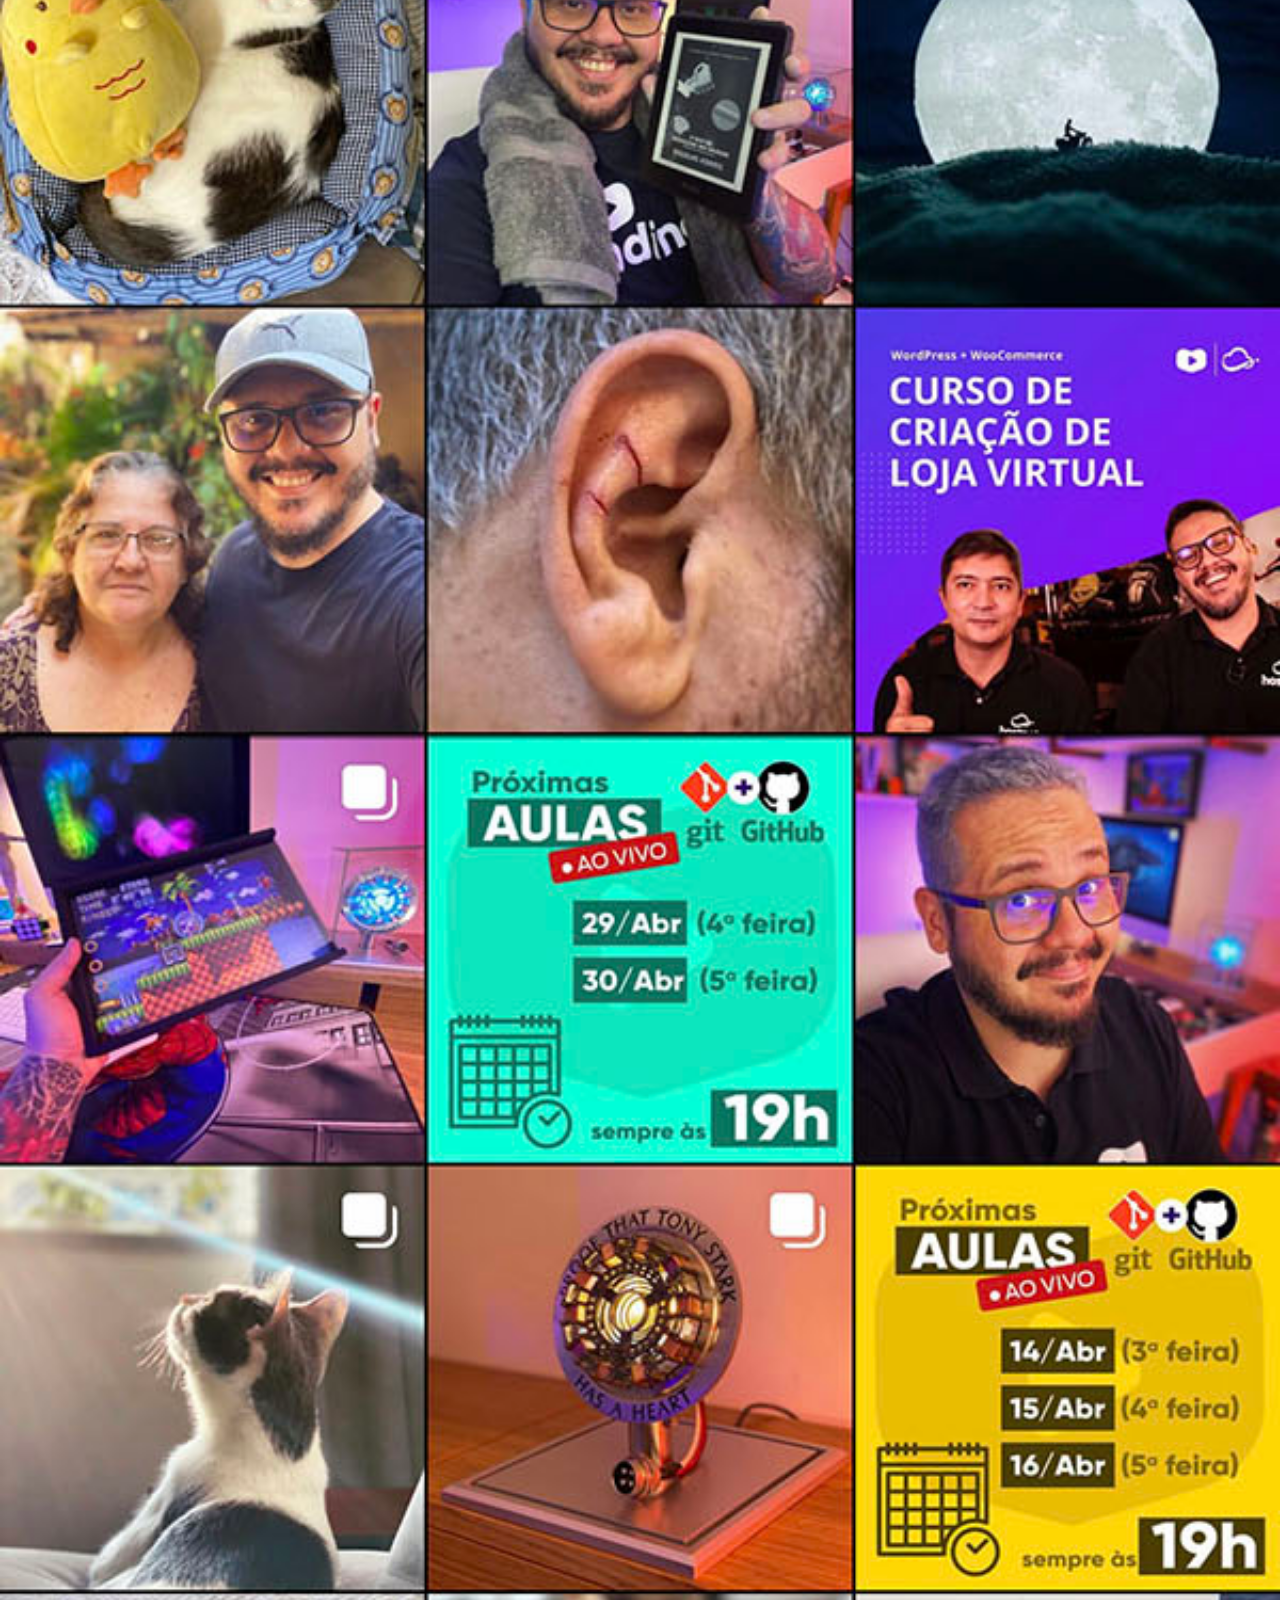
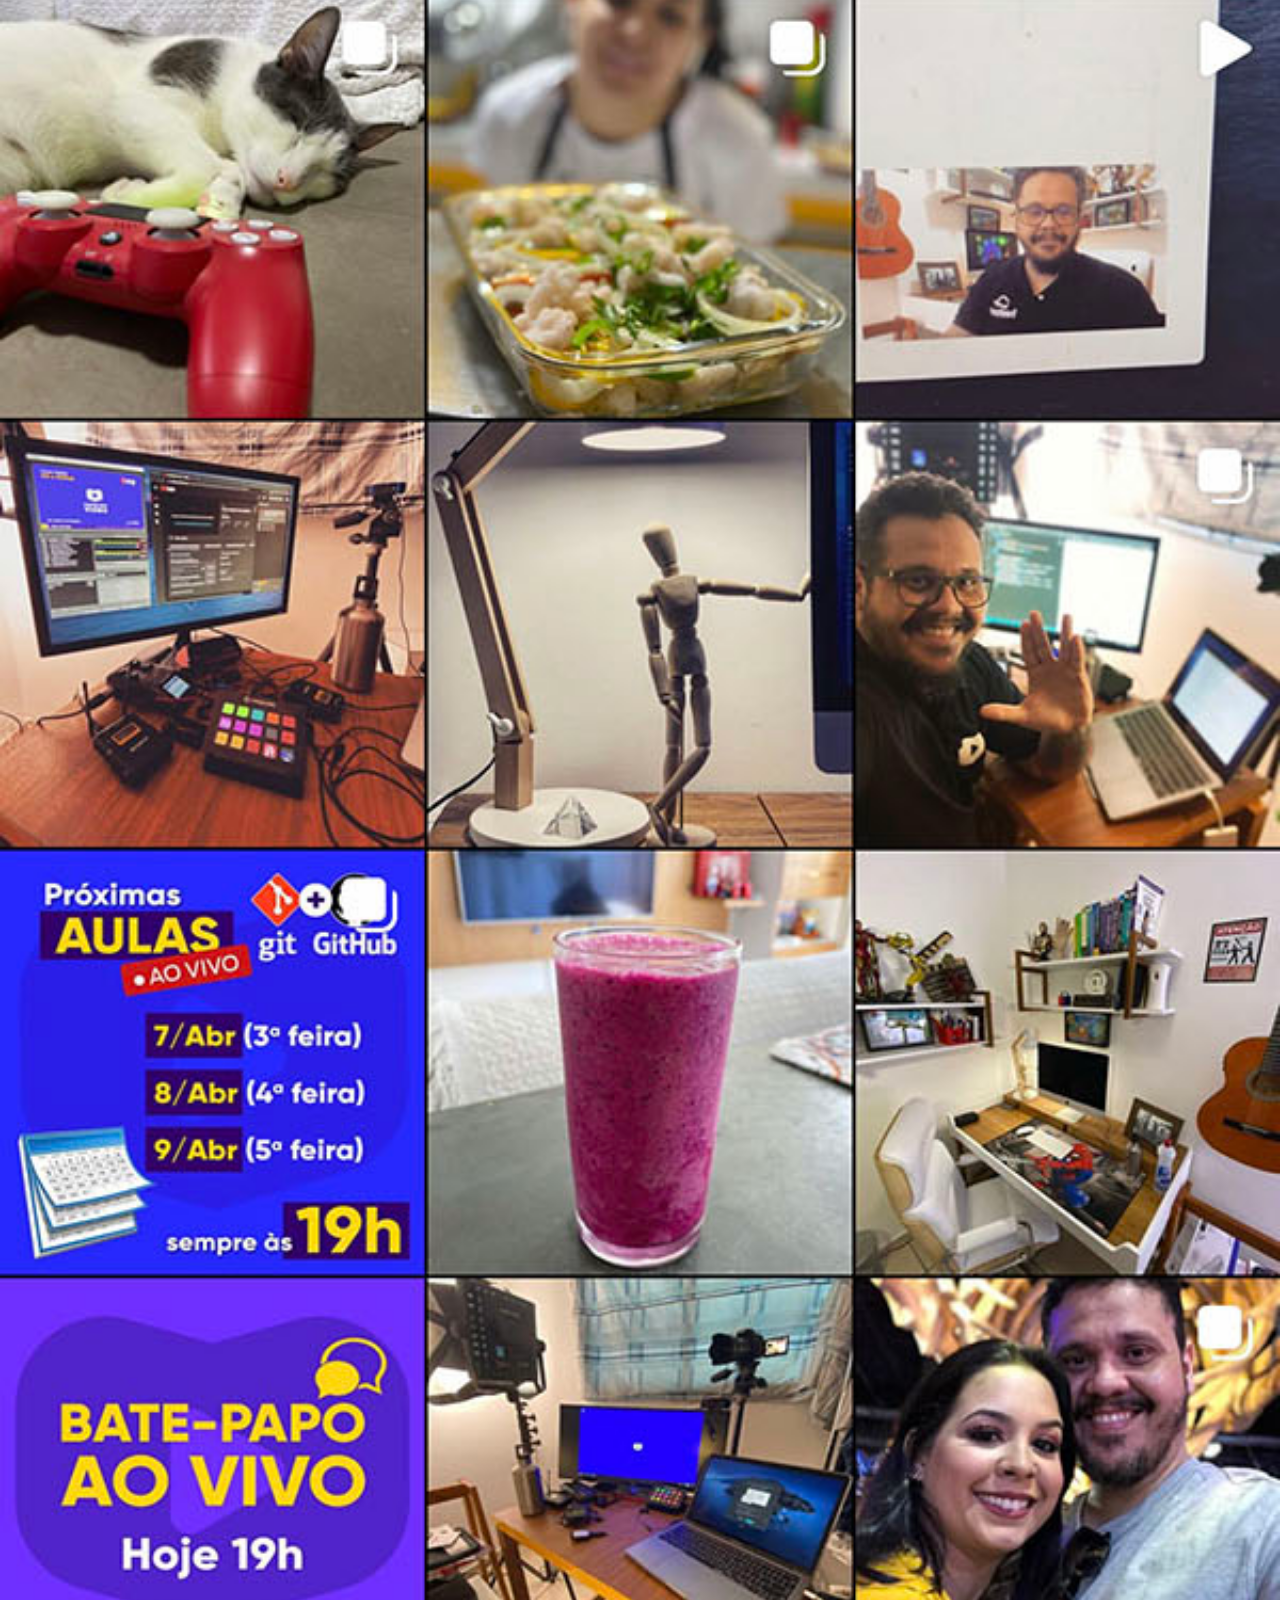
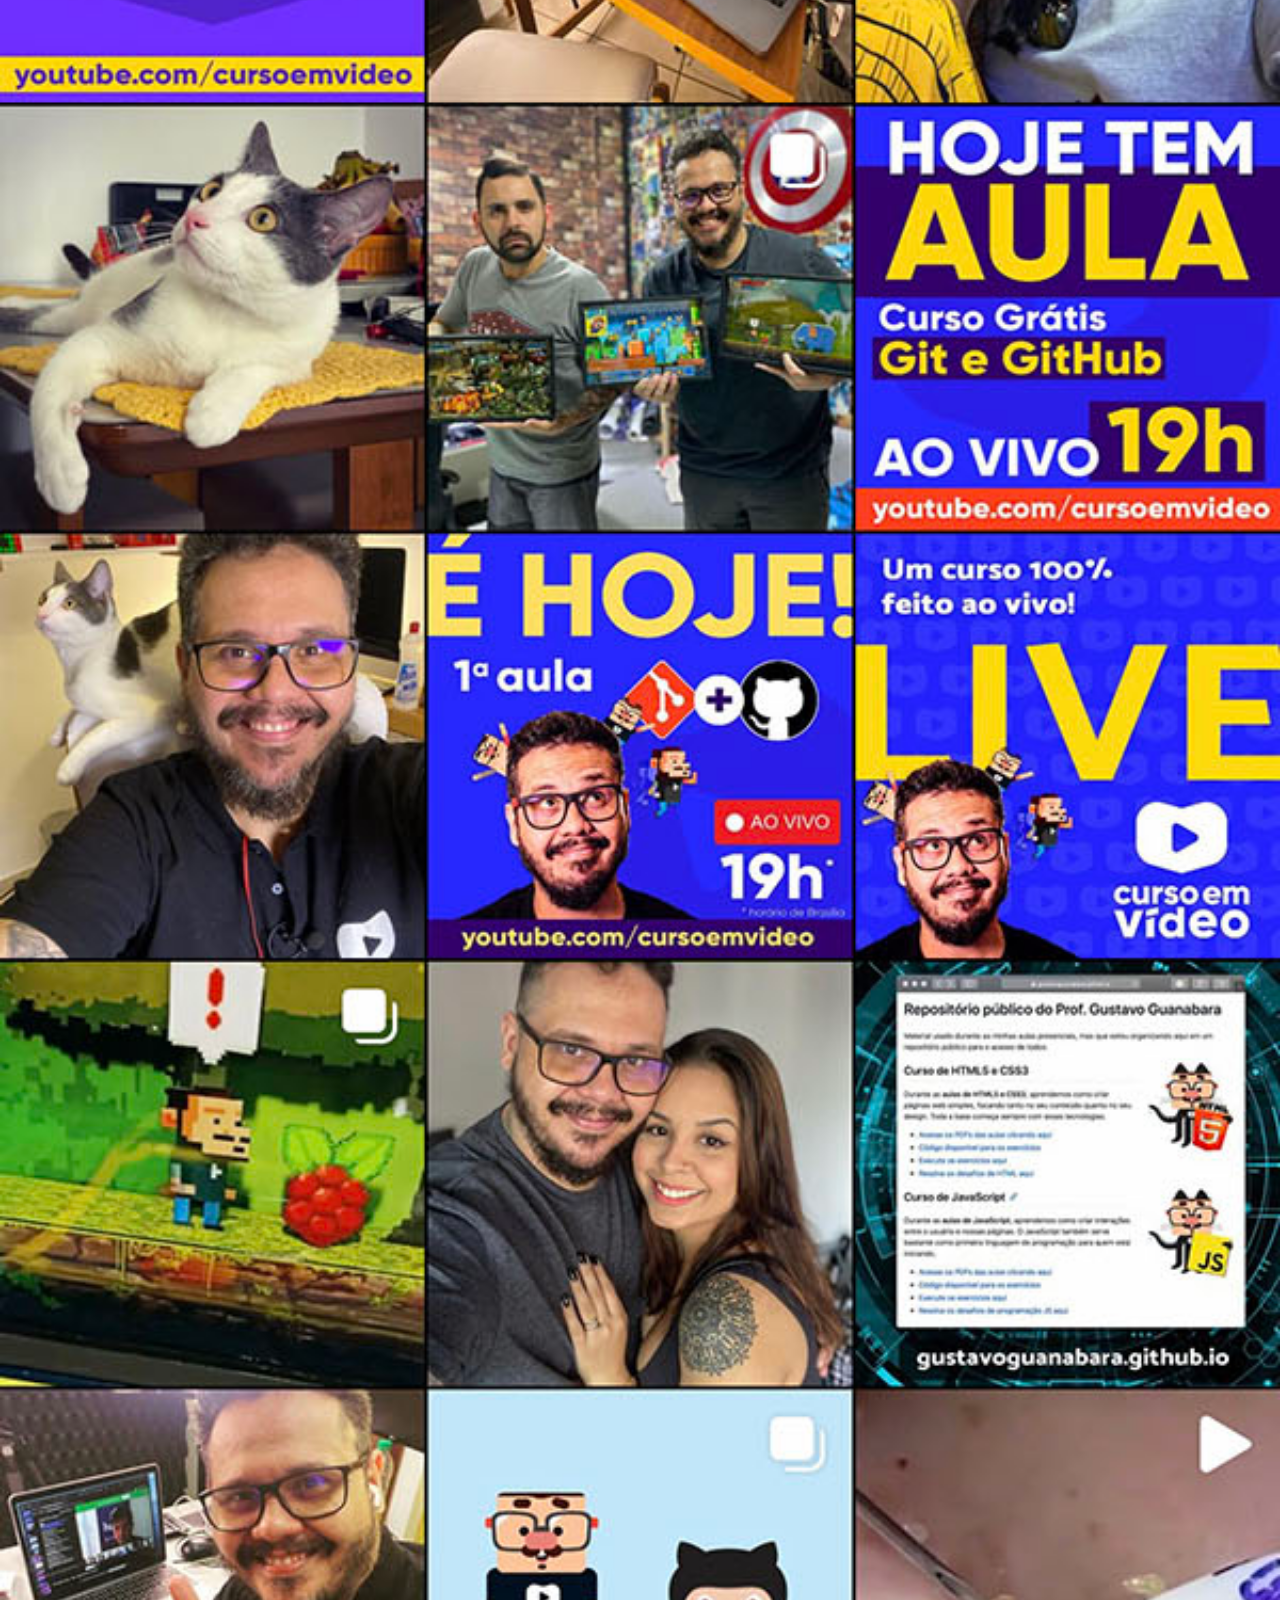
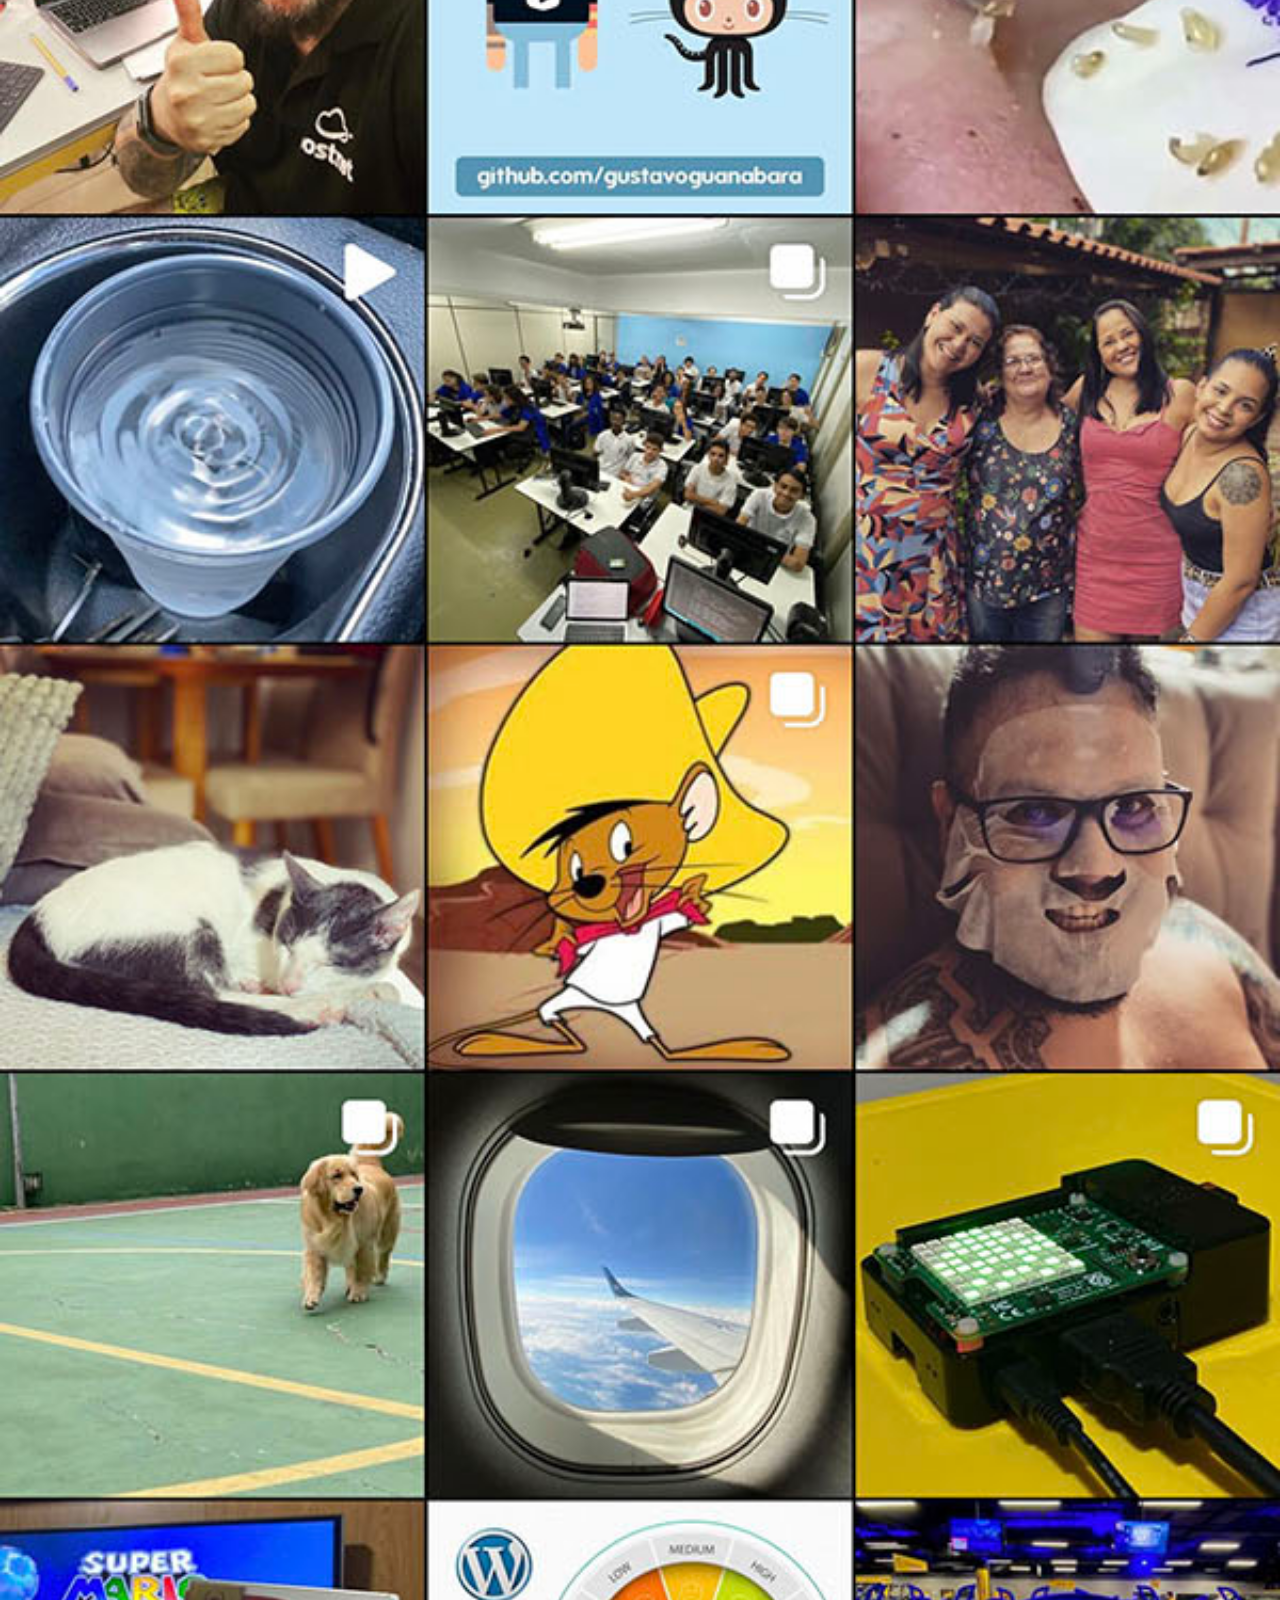
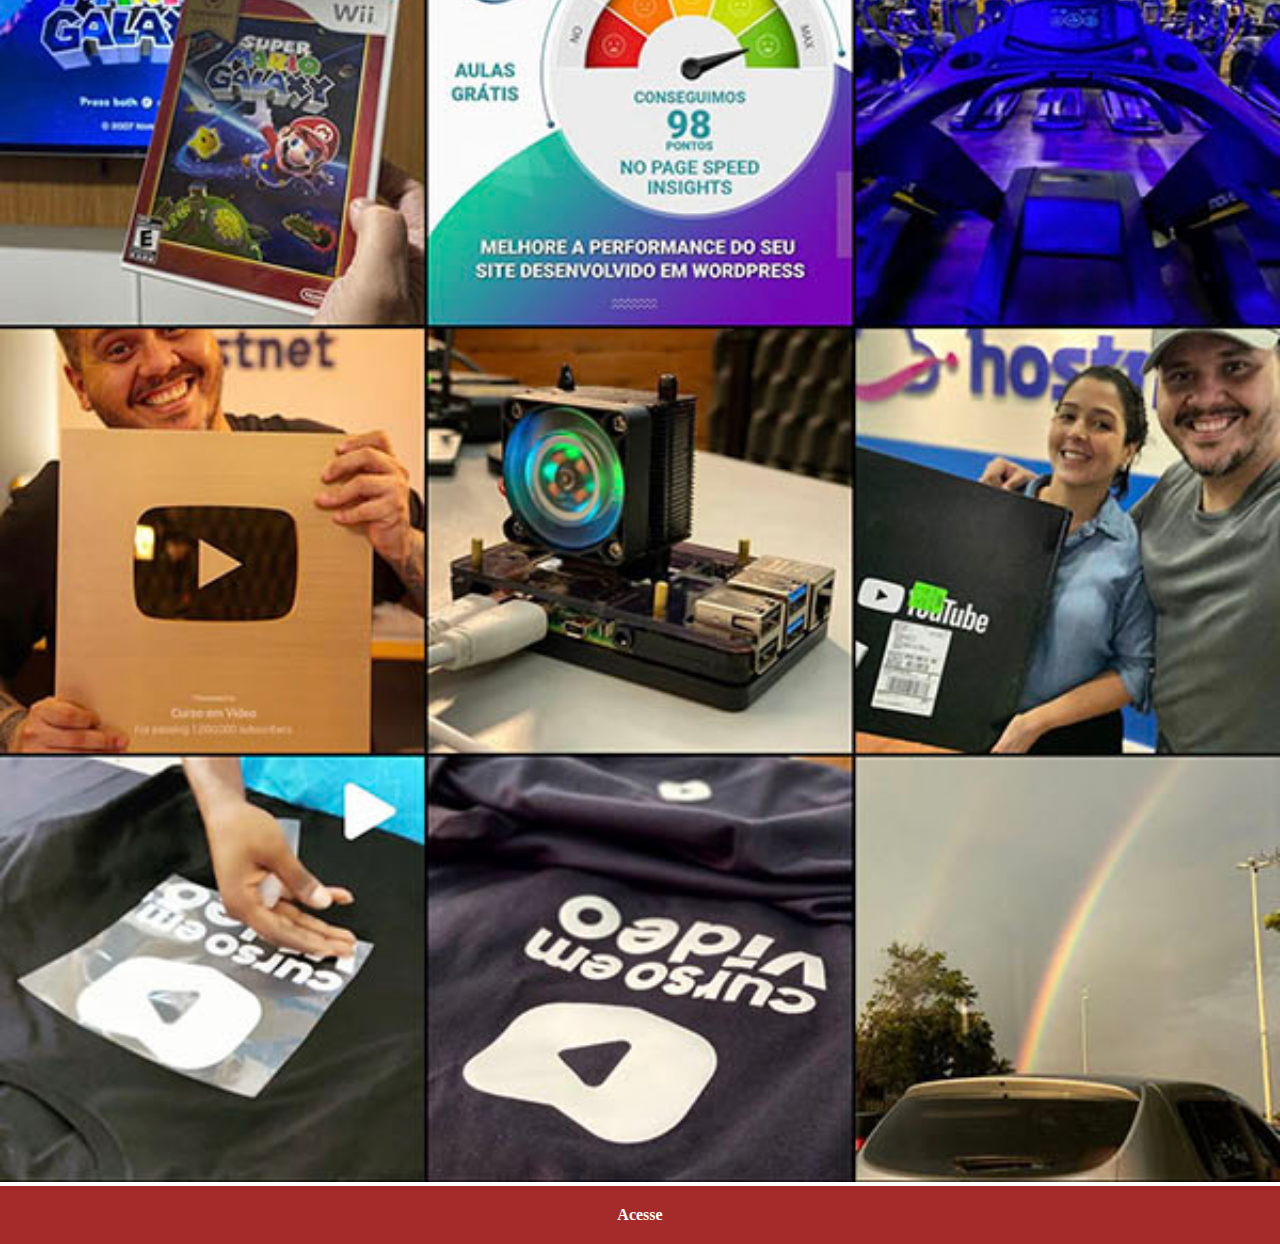
<file: insta.html>
<!DOCTYPE html>
<html lang="pt-br">
<head>
    <meta charset="UTF-8">
    <meta http-equiv="X-UA-Compatible" content="IE=edge">
    <meta name="viewport" content="width=device-width, initial-scale=1.0">
    <title>Instagram</title>
    <link rel="stylesheet" href="estilo/social.css">
</head>
<body>
    <img src="imagens/tela-instagram.jpg" all="instagram">

    <a href="https://www.instagram.com/gustavoguanabara/" target="_blank">Acesse</a>
</body>
</html>
</file>
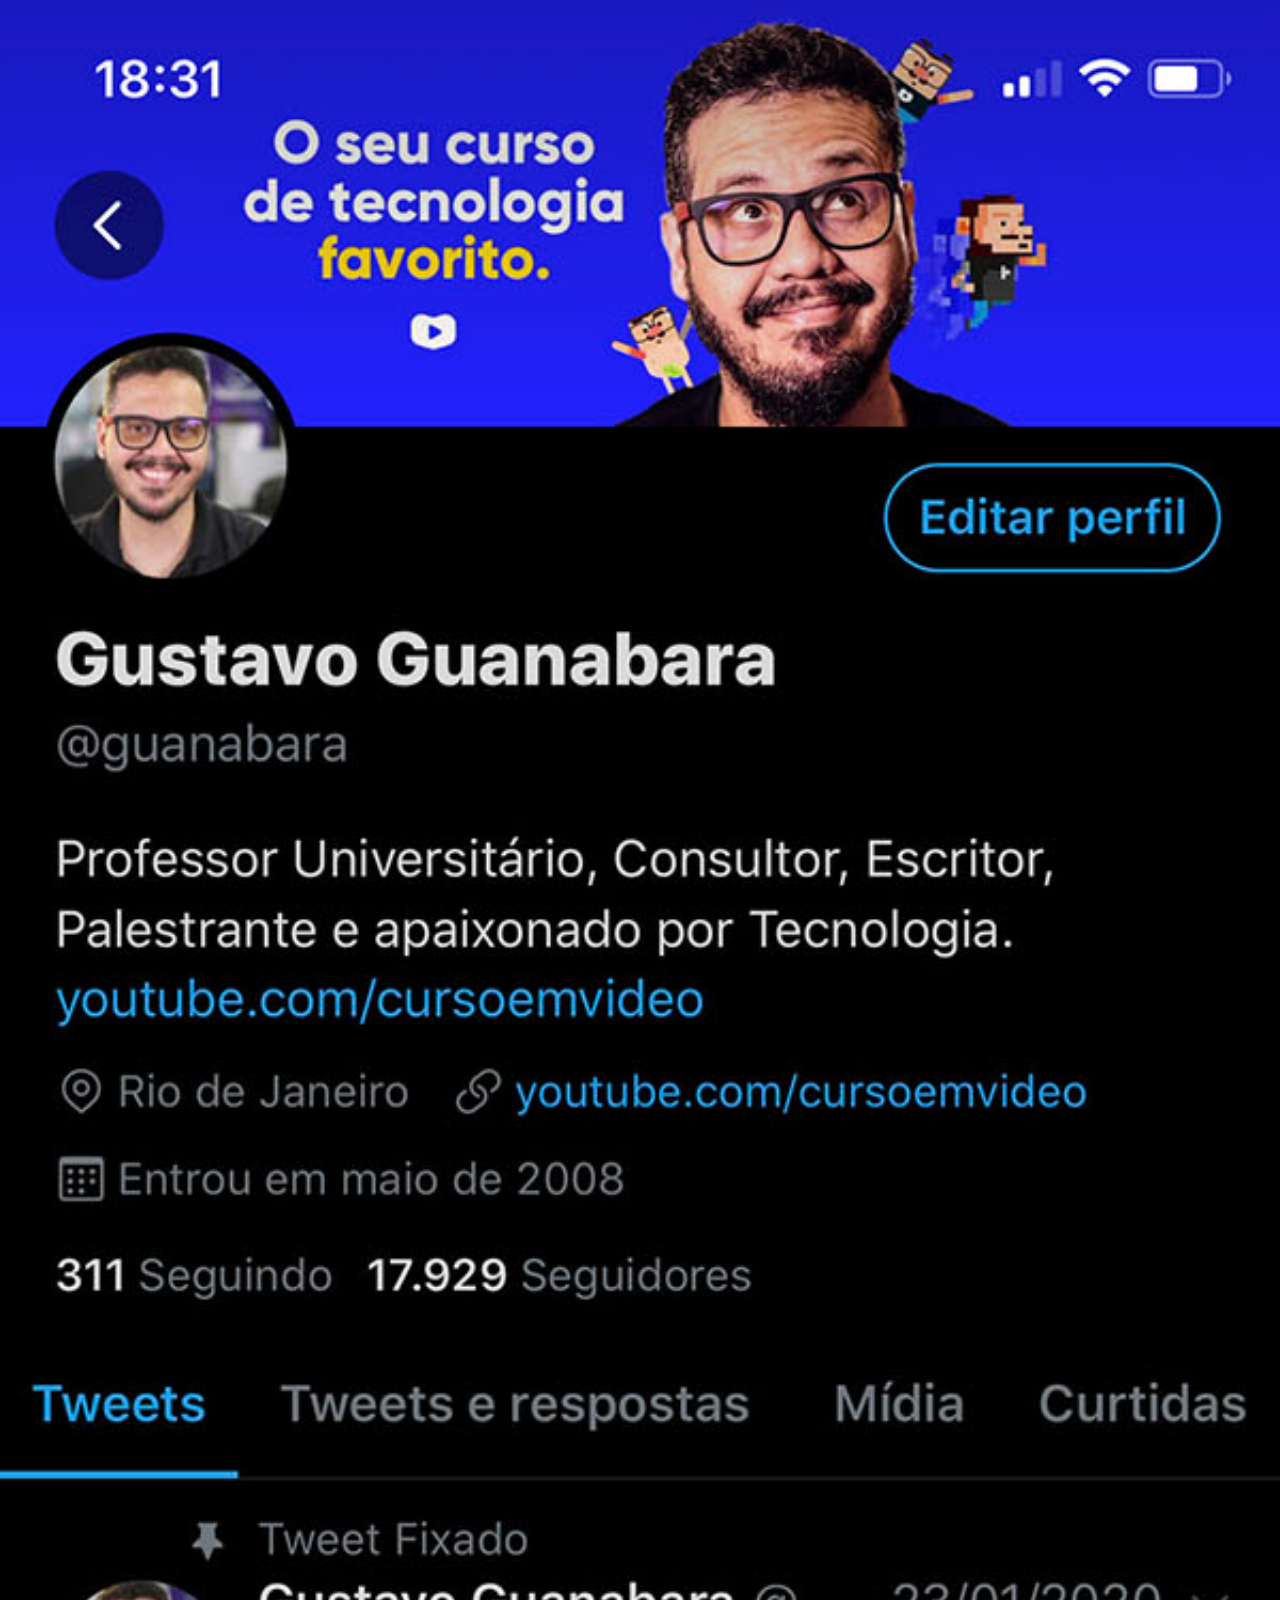
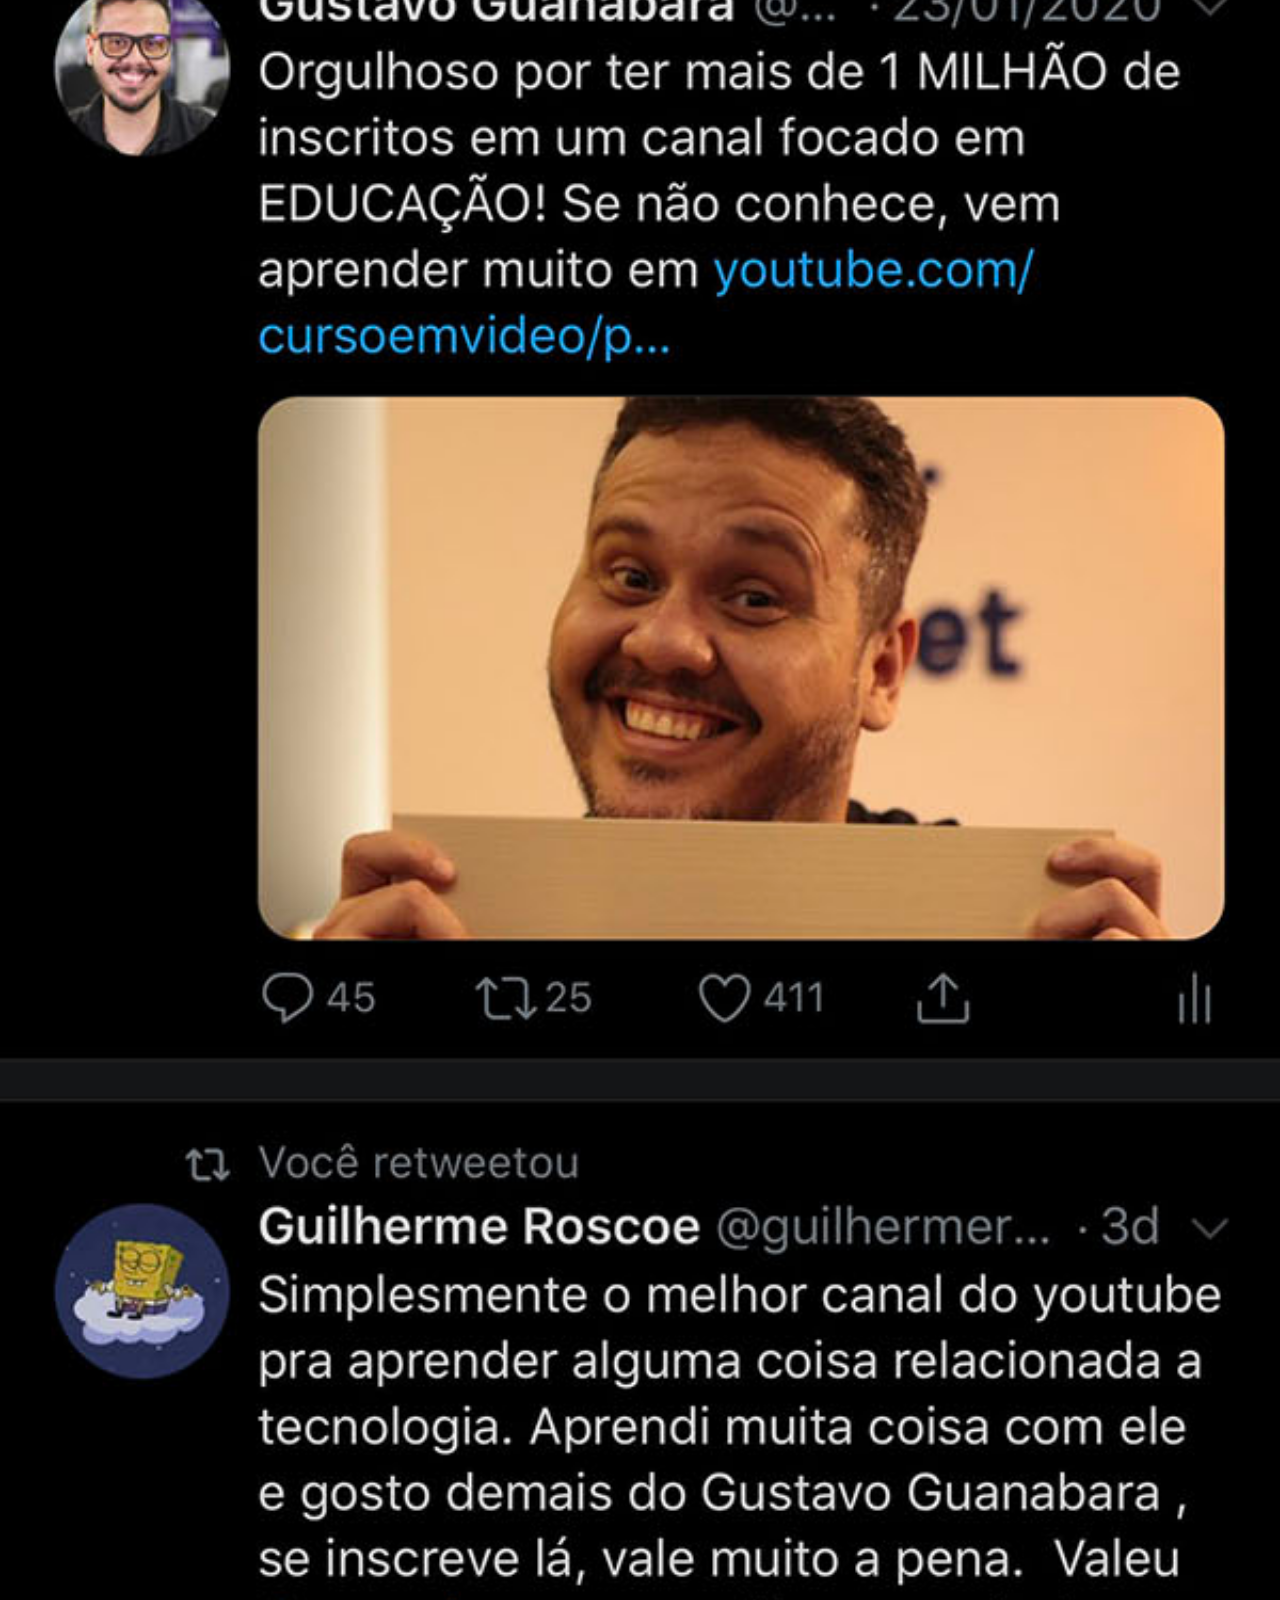
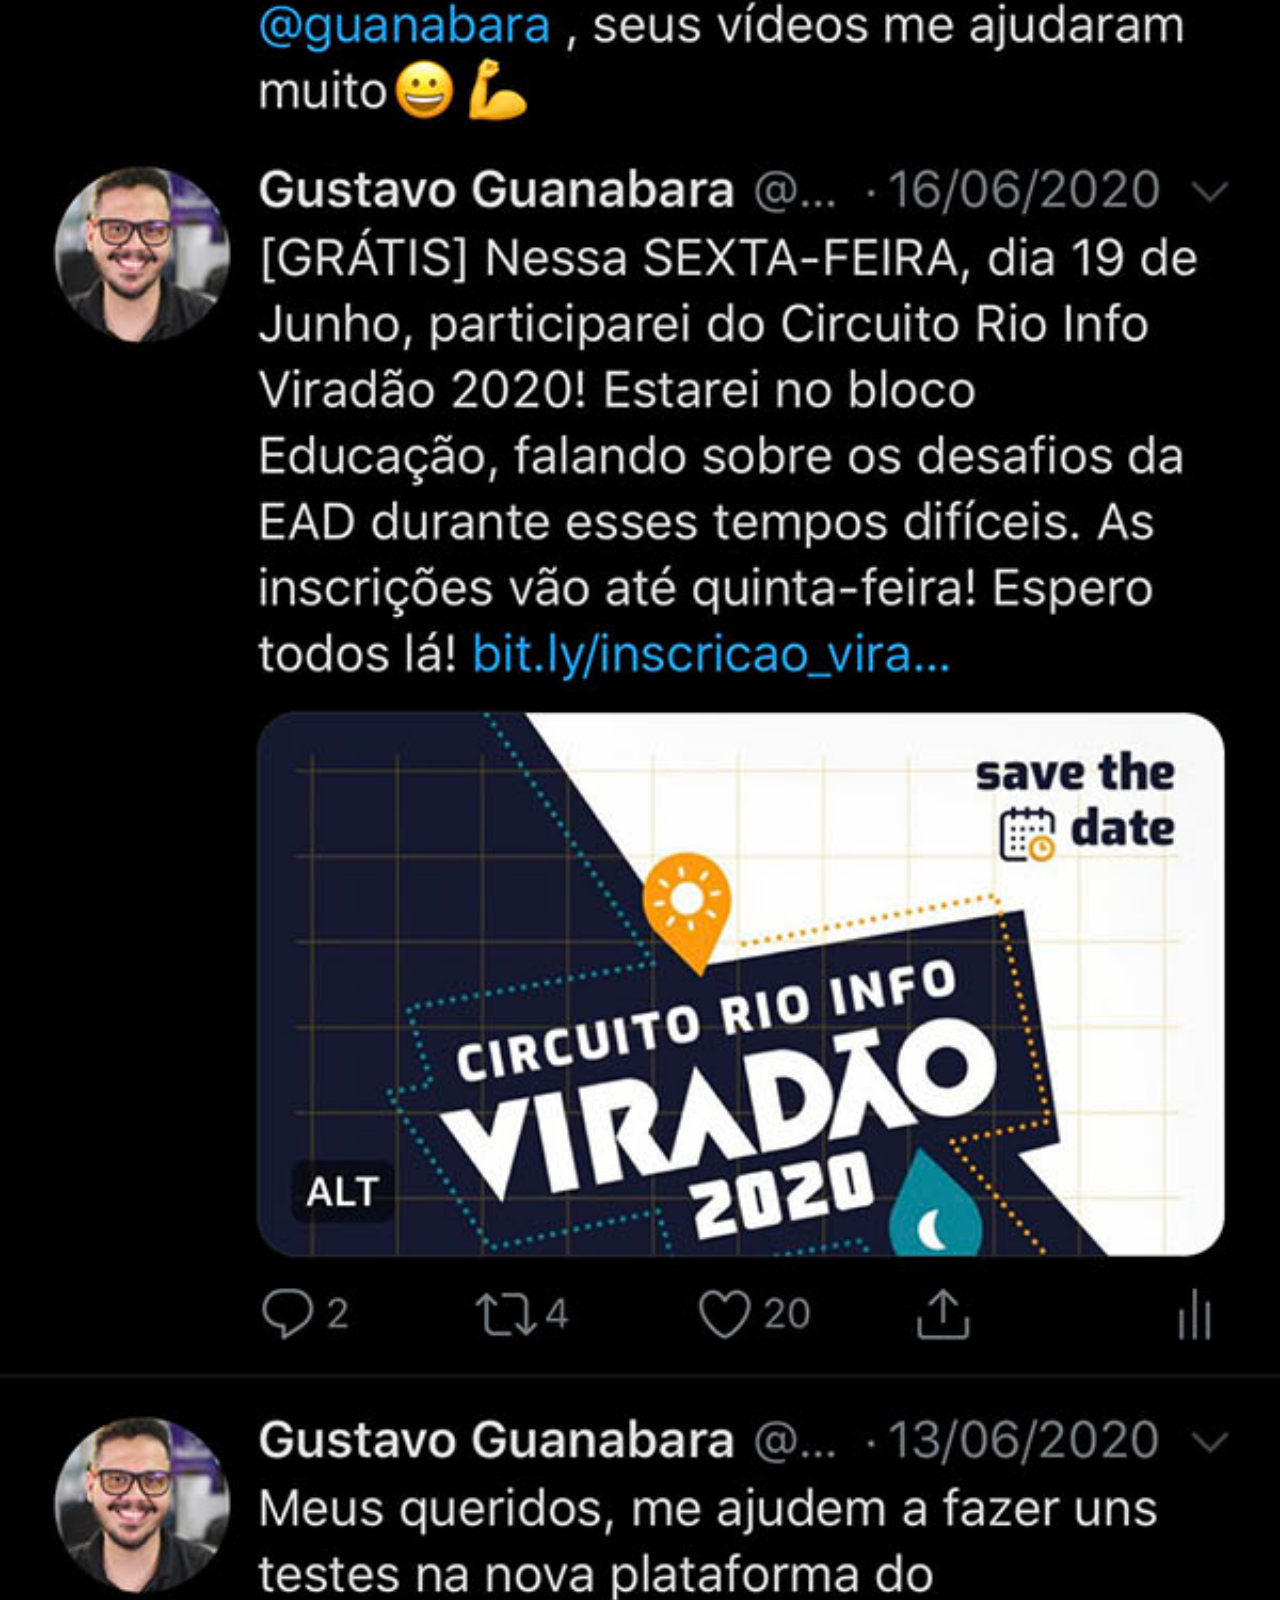
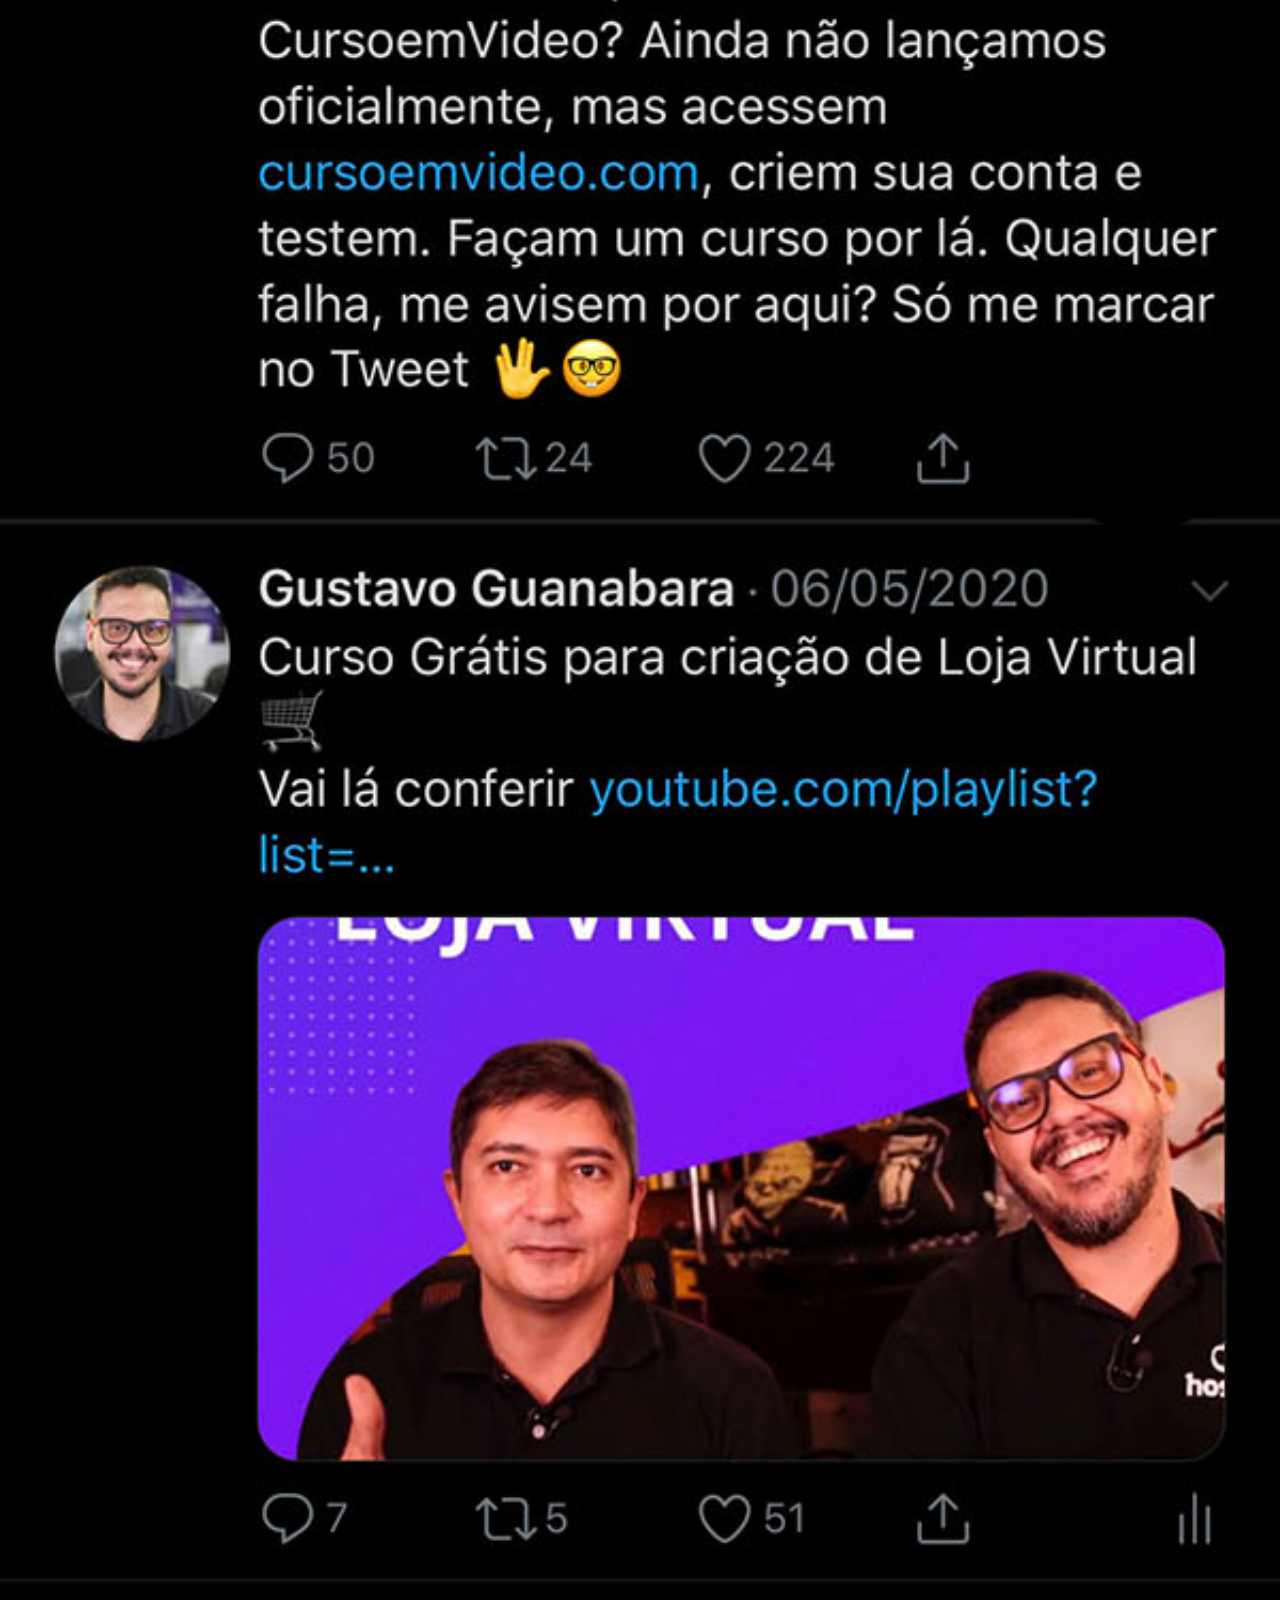
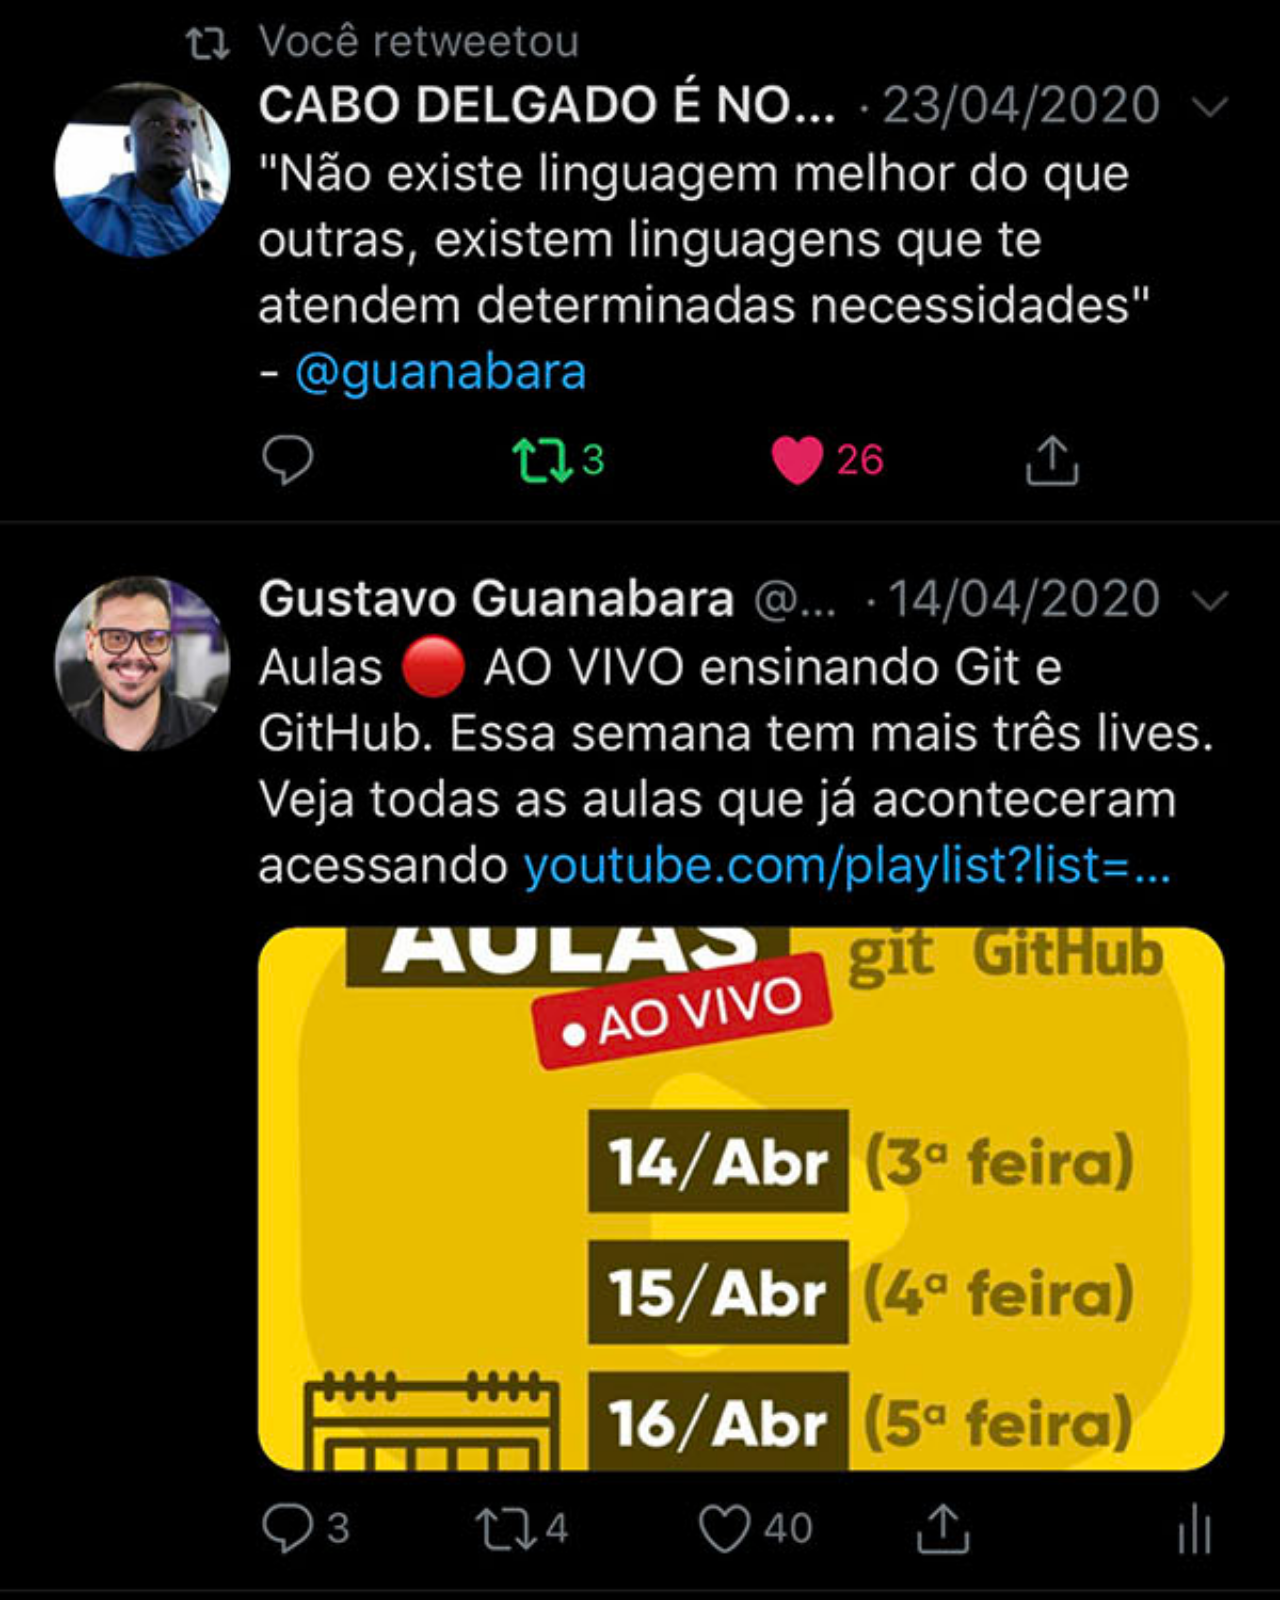
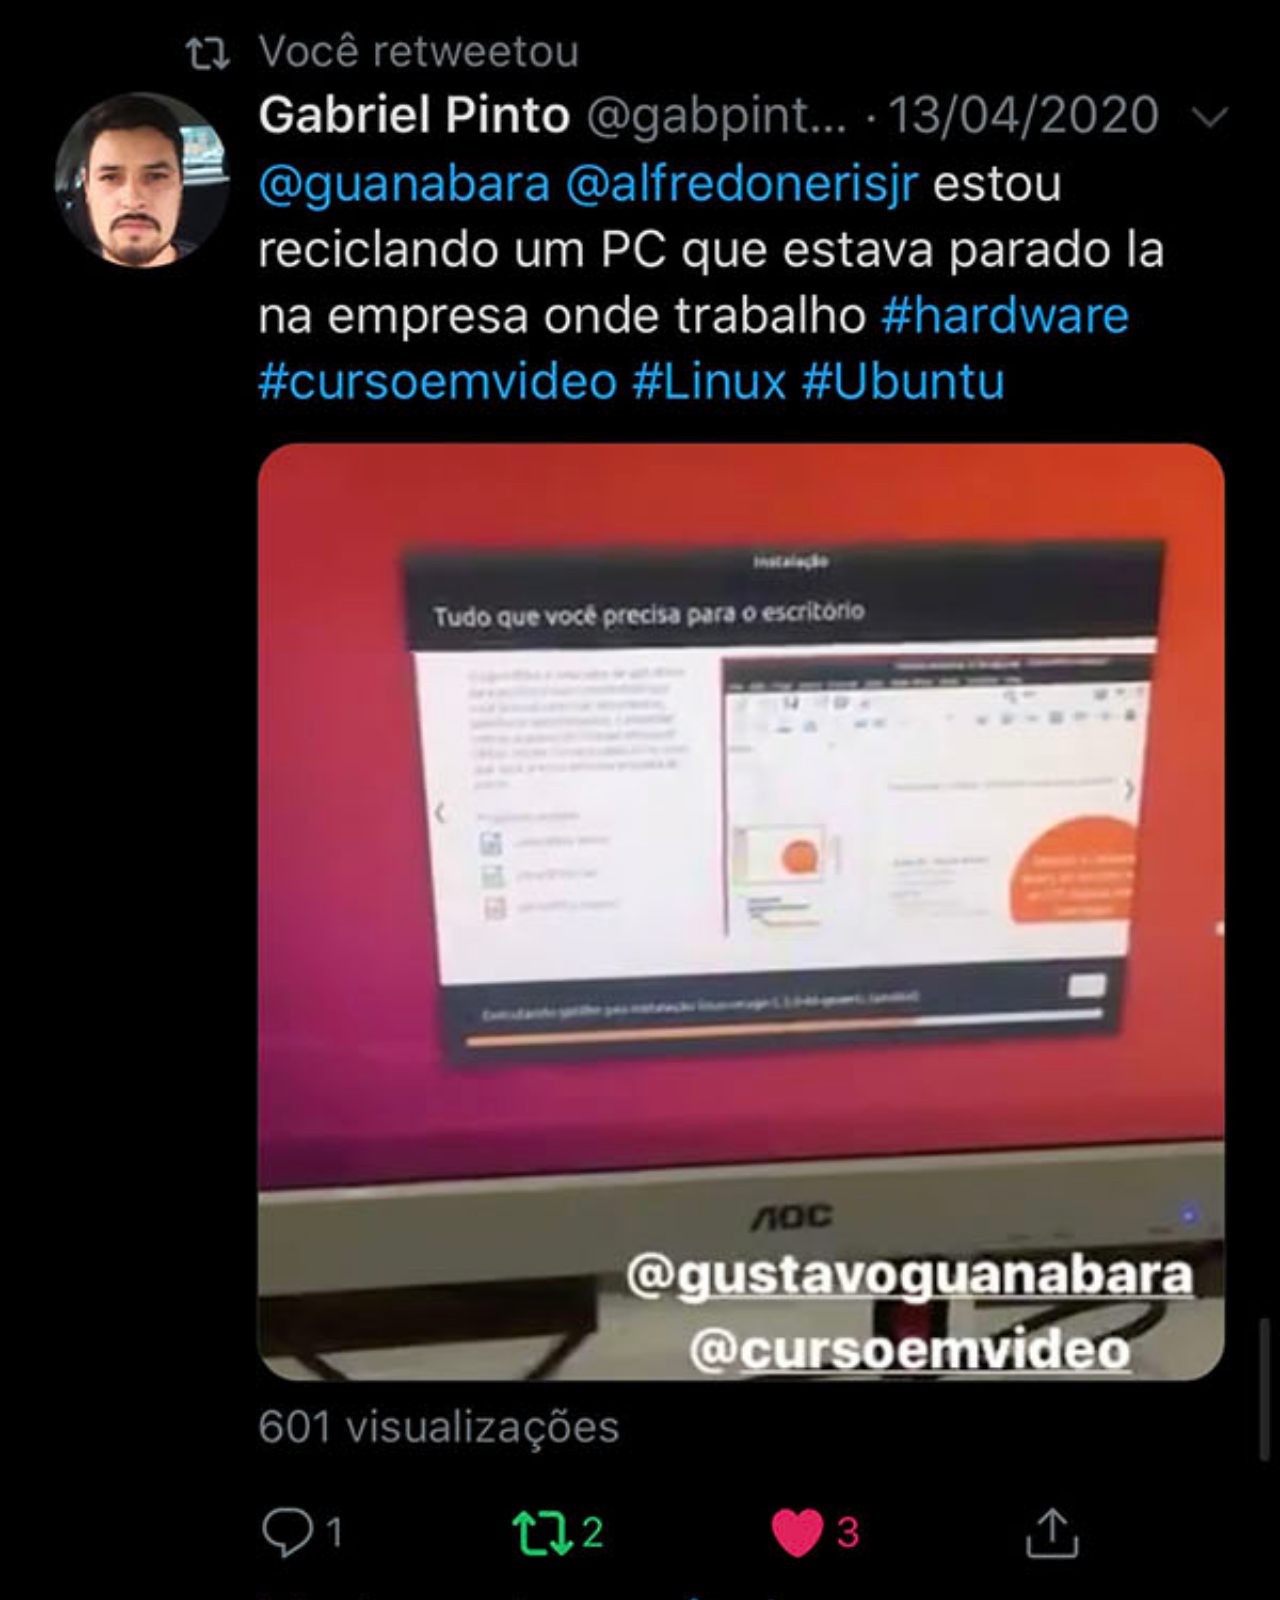
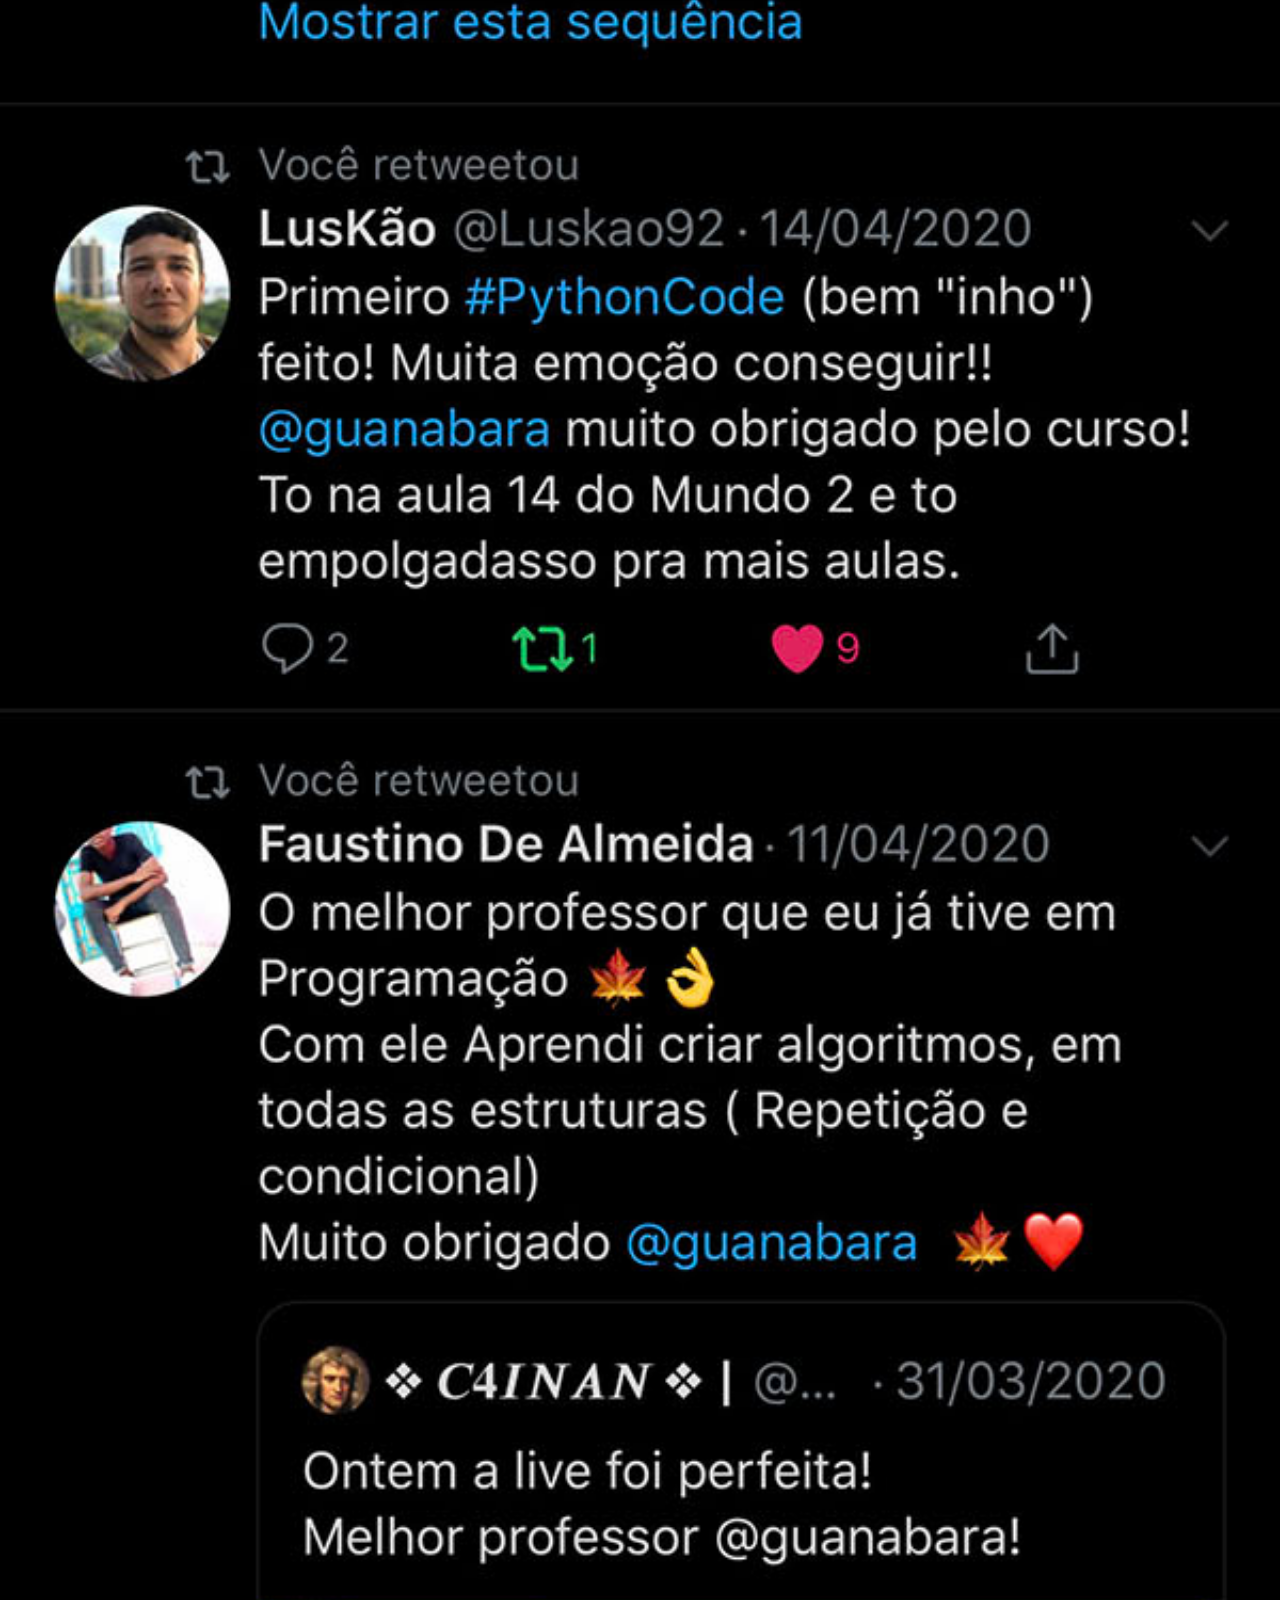
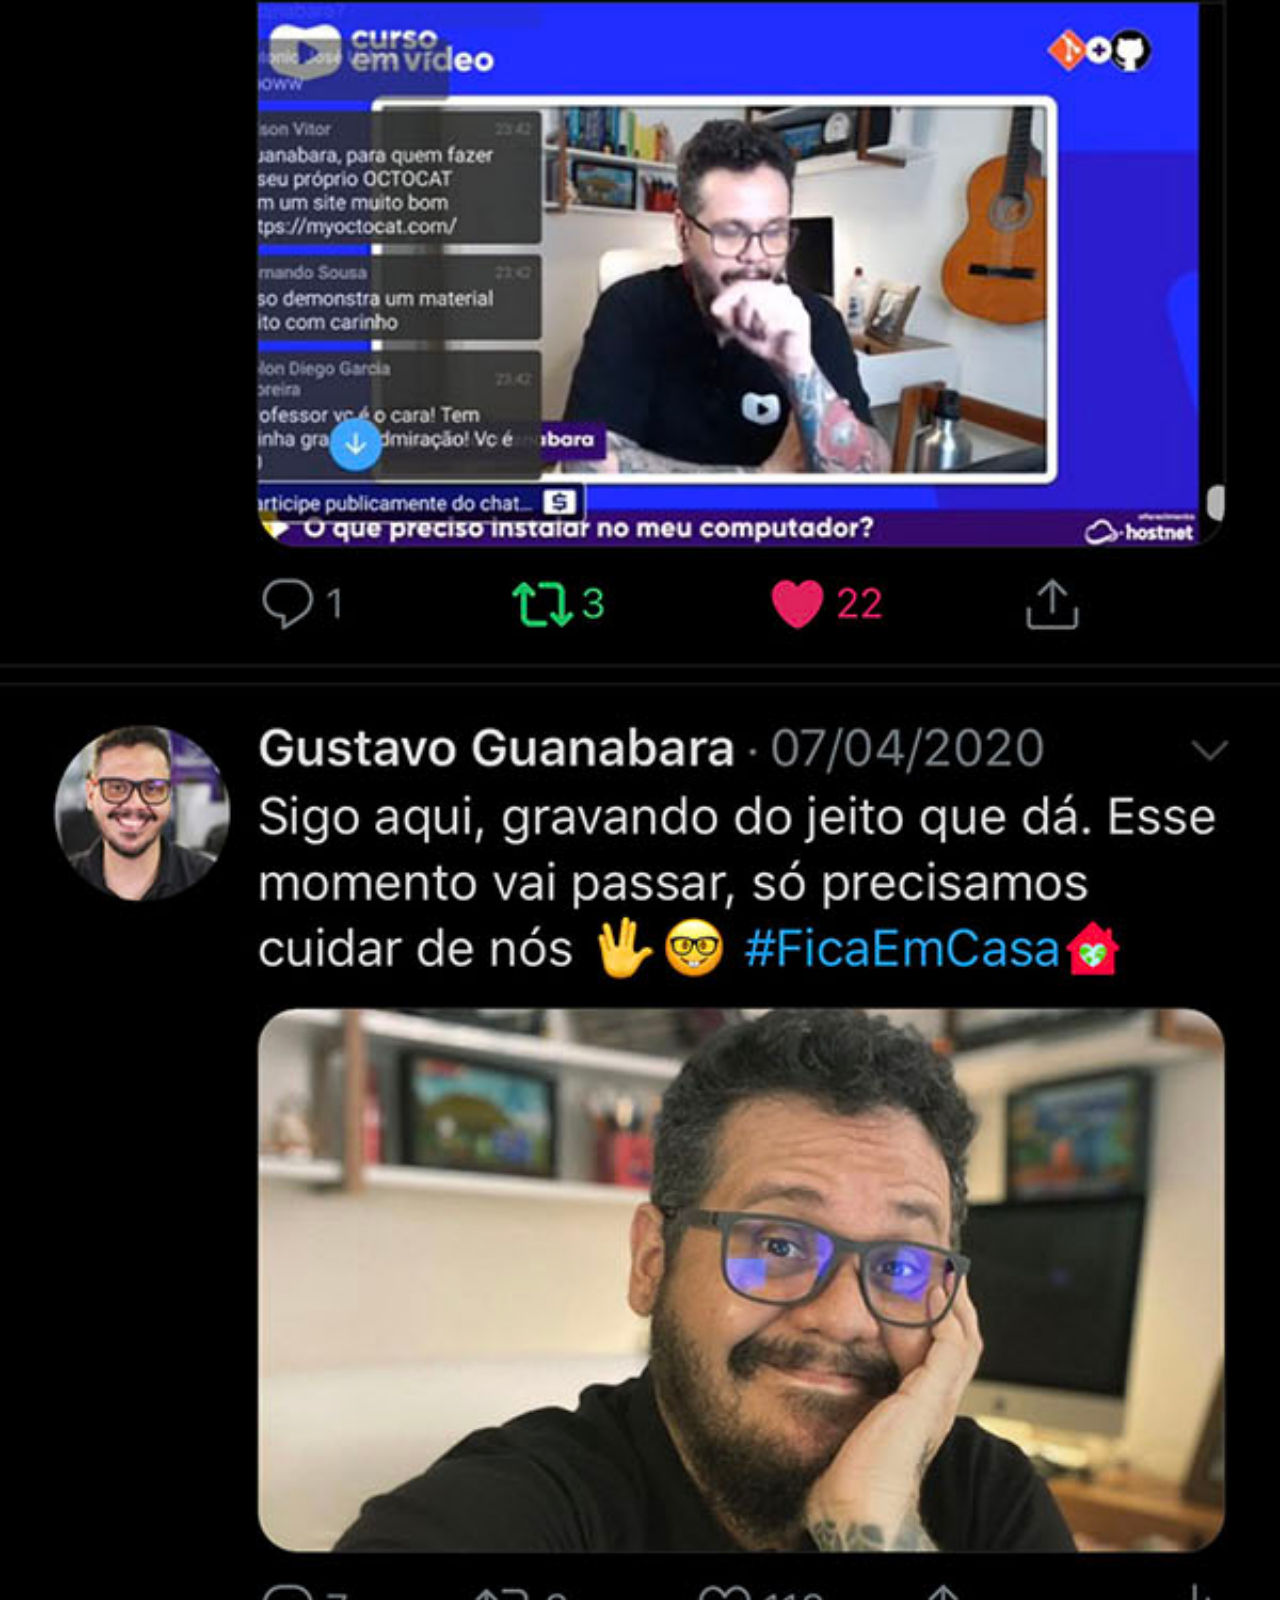
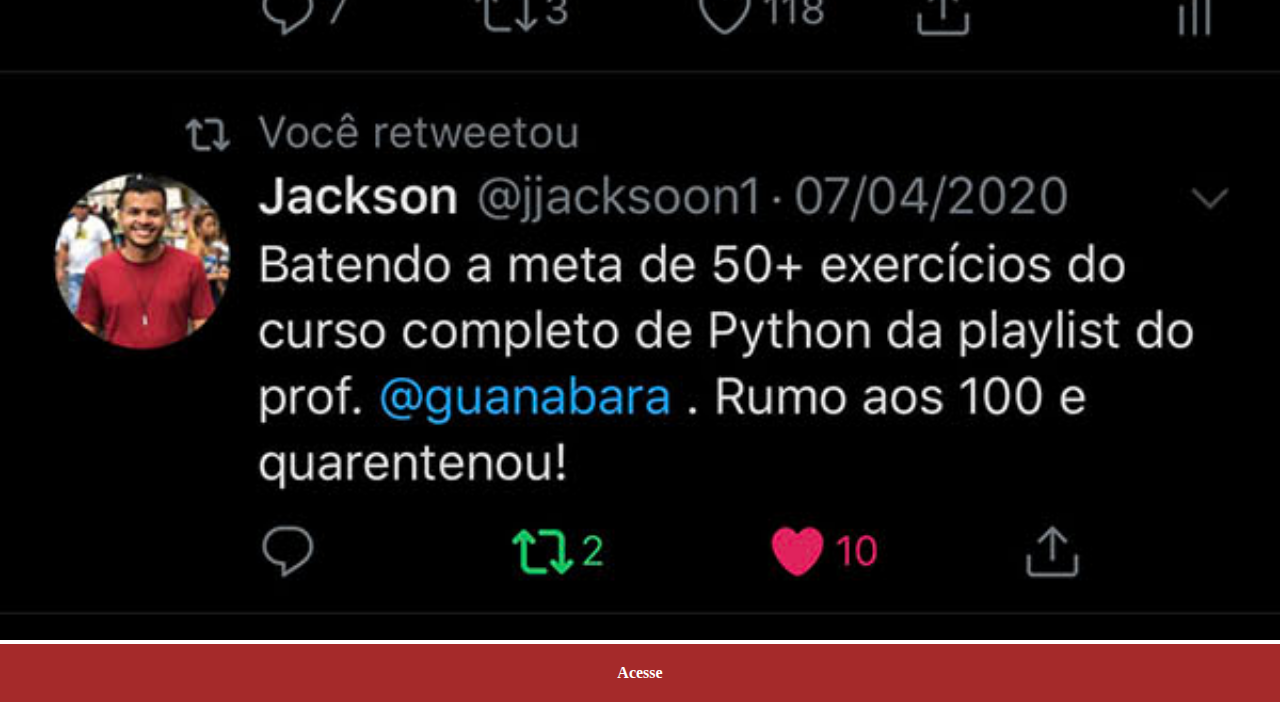
<file: twitter.html>
<!DOCTYPE html>
<html lang="pt-br">
<head>
    <meta charset="UTF-8">
    <meta http-equiv="X-UA-Compatible" content="IE=edge">
    <meta name="viewport" content="width=device-width, initial-scale=1.0">
    <title>Twitter</title>
    <link rel="stylesheet" href="estilo/social.css">
</head>
<body>
    <img src="imagens/tela-twitter.jpg" all="twitter">
    
    <a href="https://twitter.com/guanabara" target="_blank">Acesse</a>
</body>
</html>
</file>
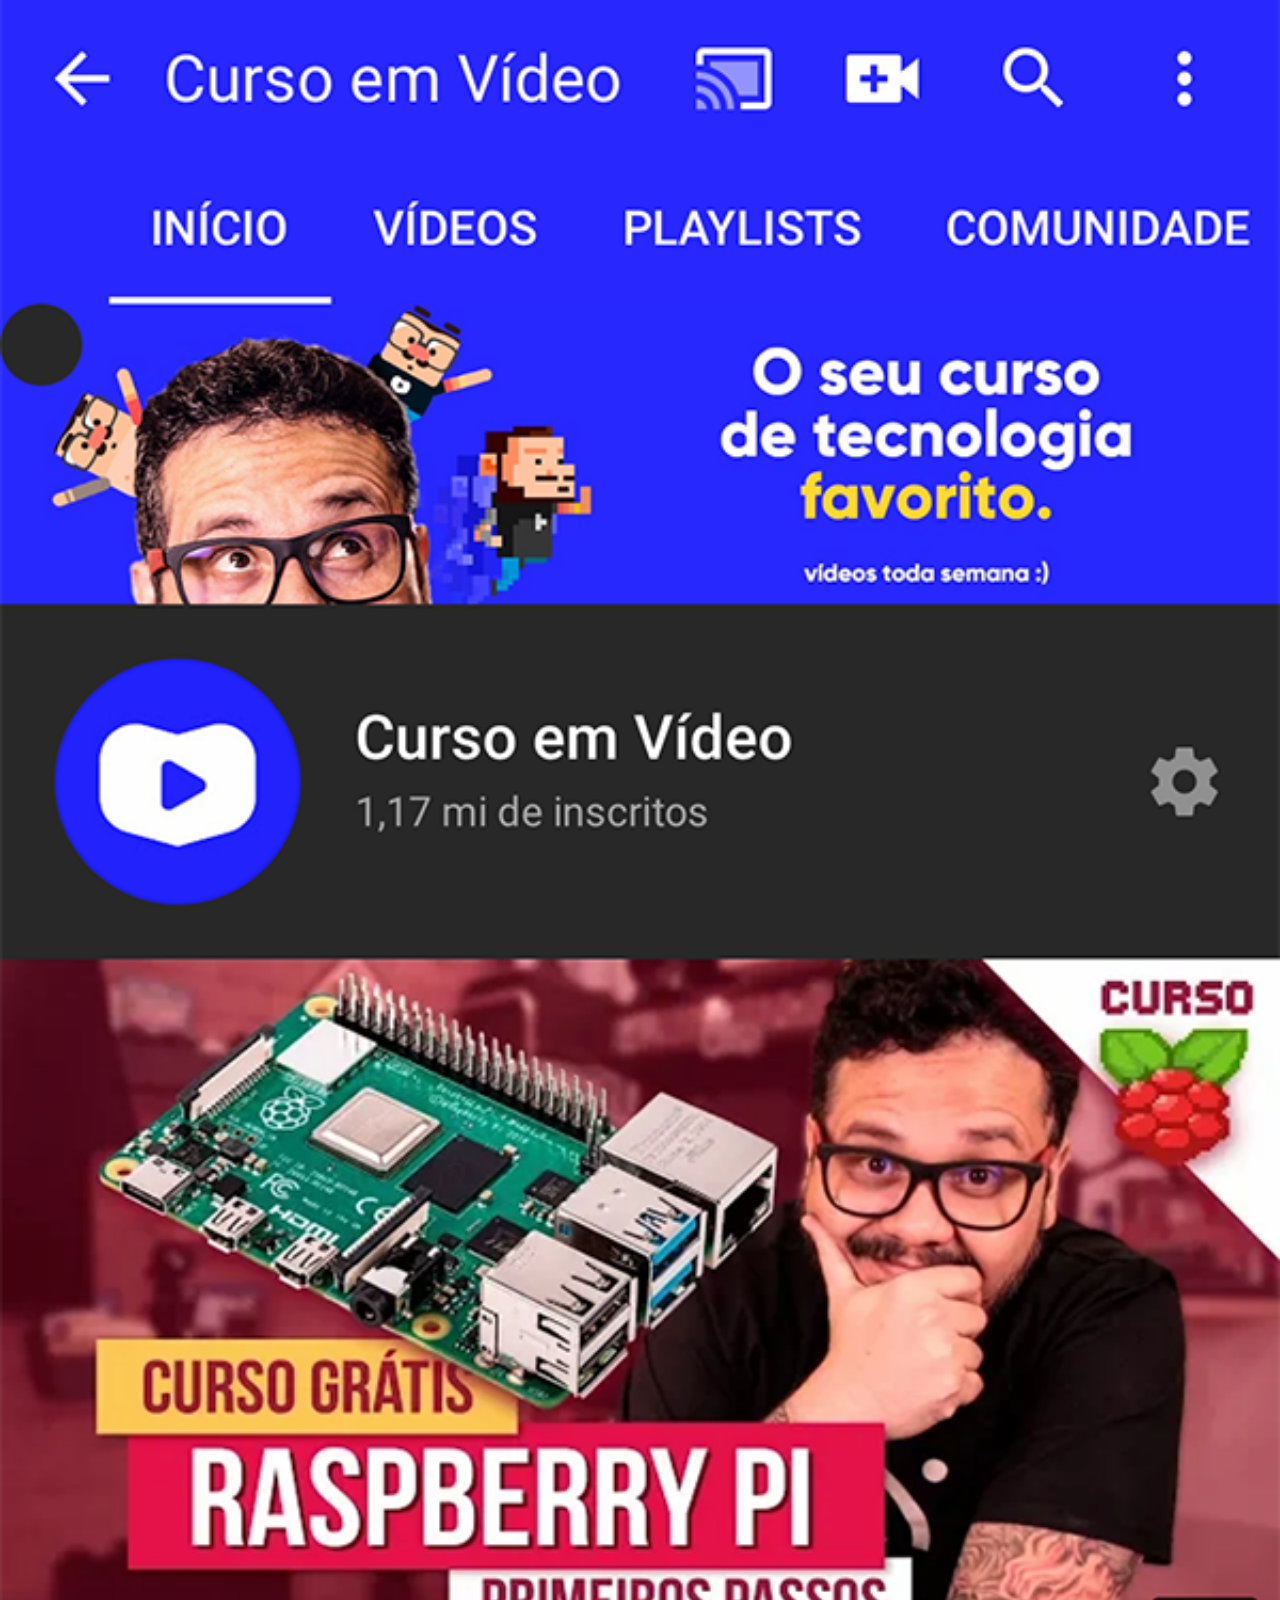
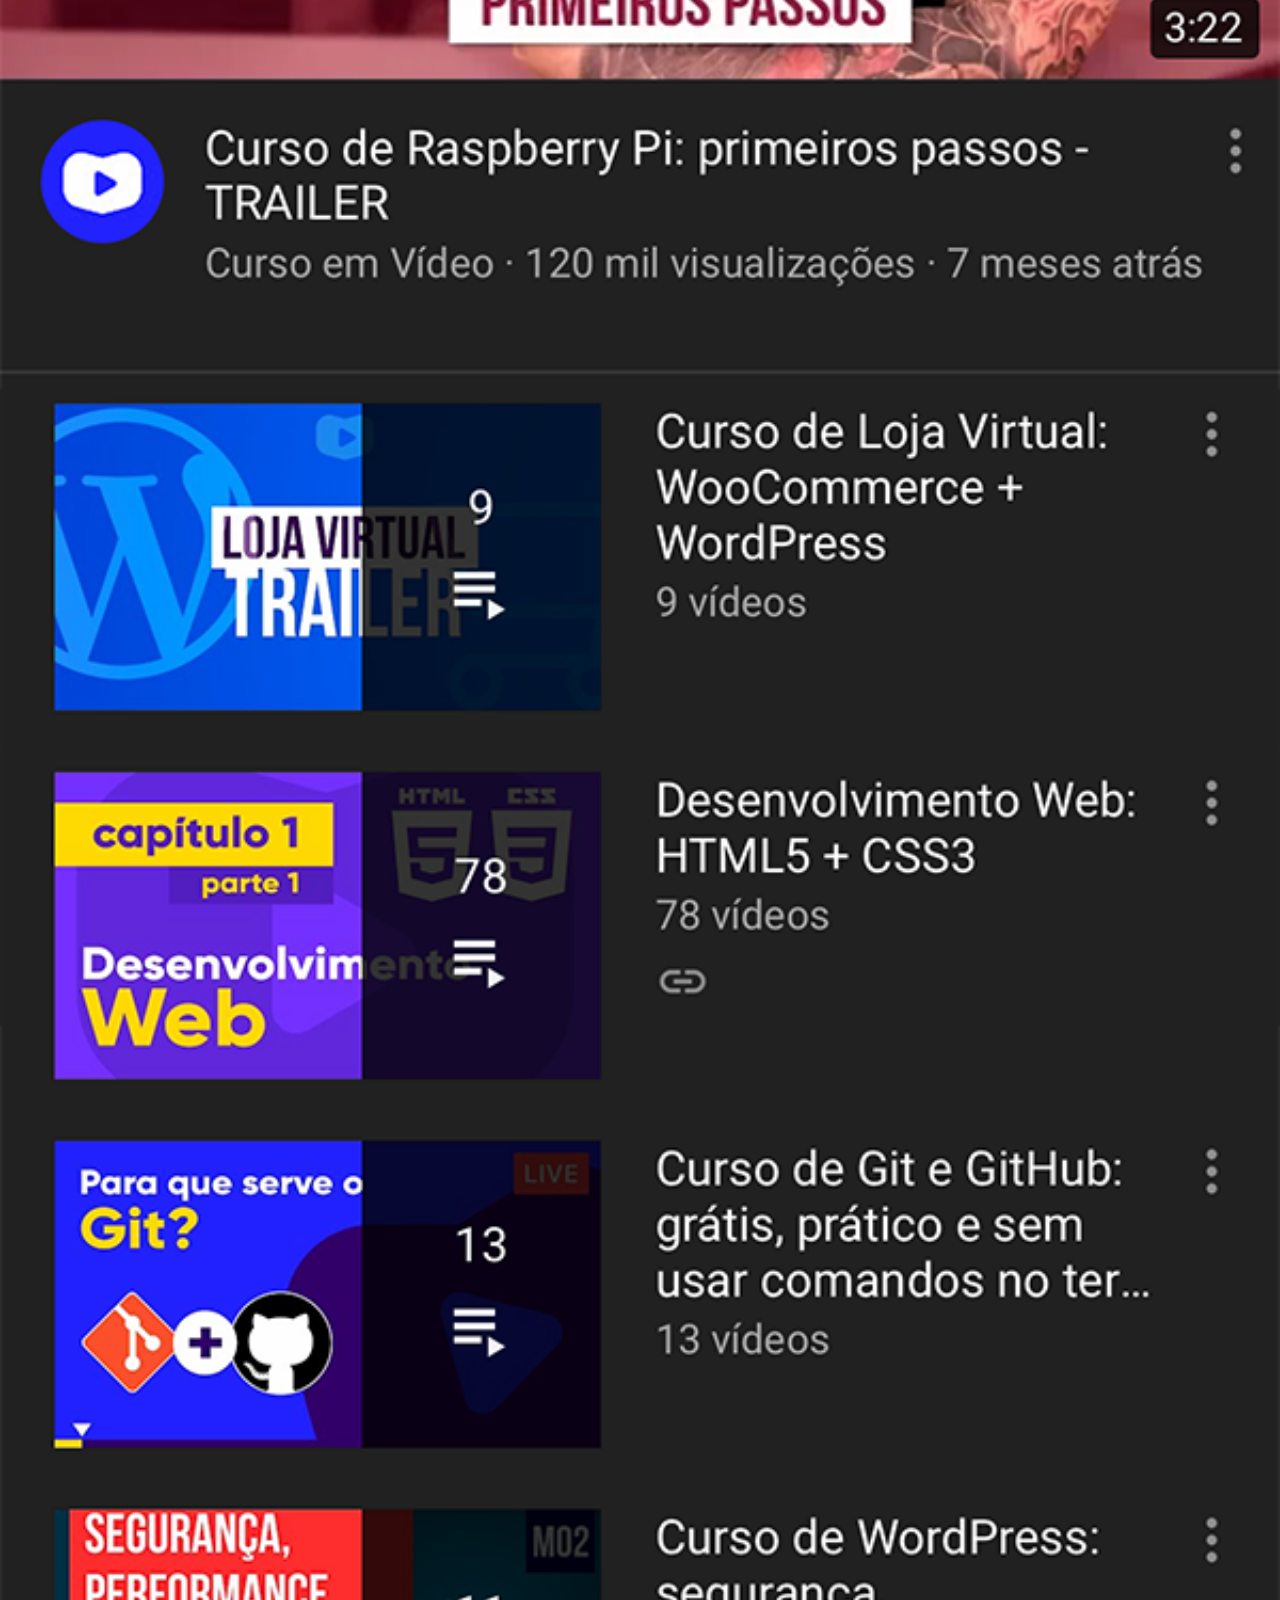
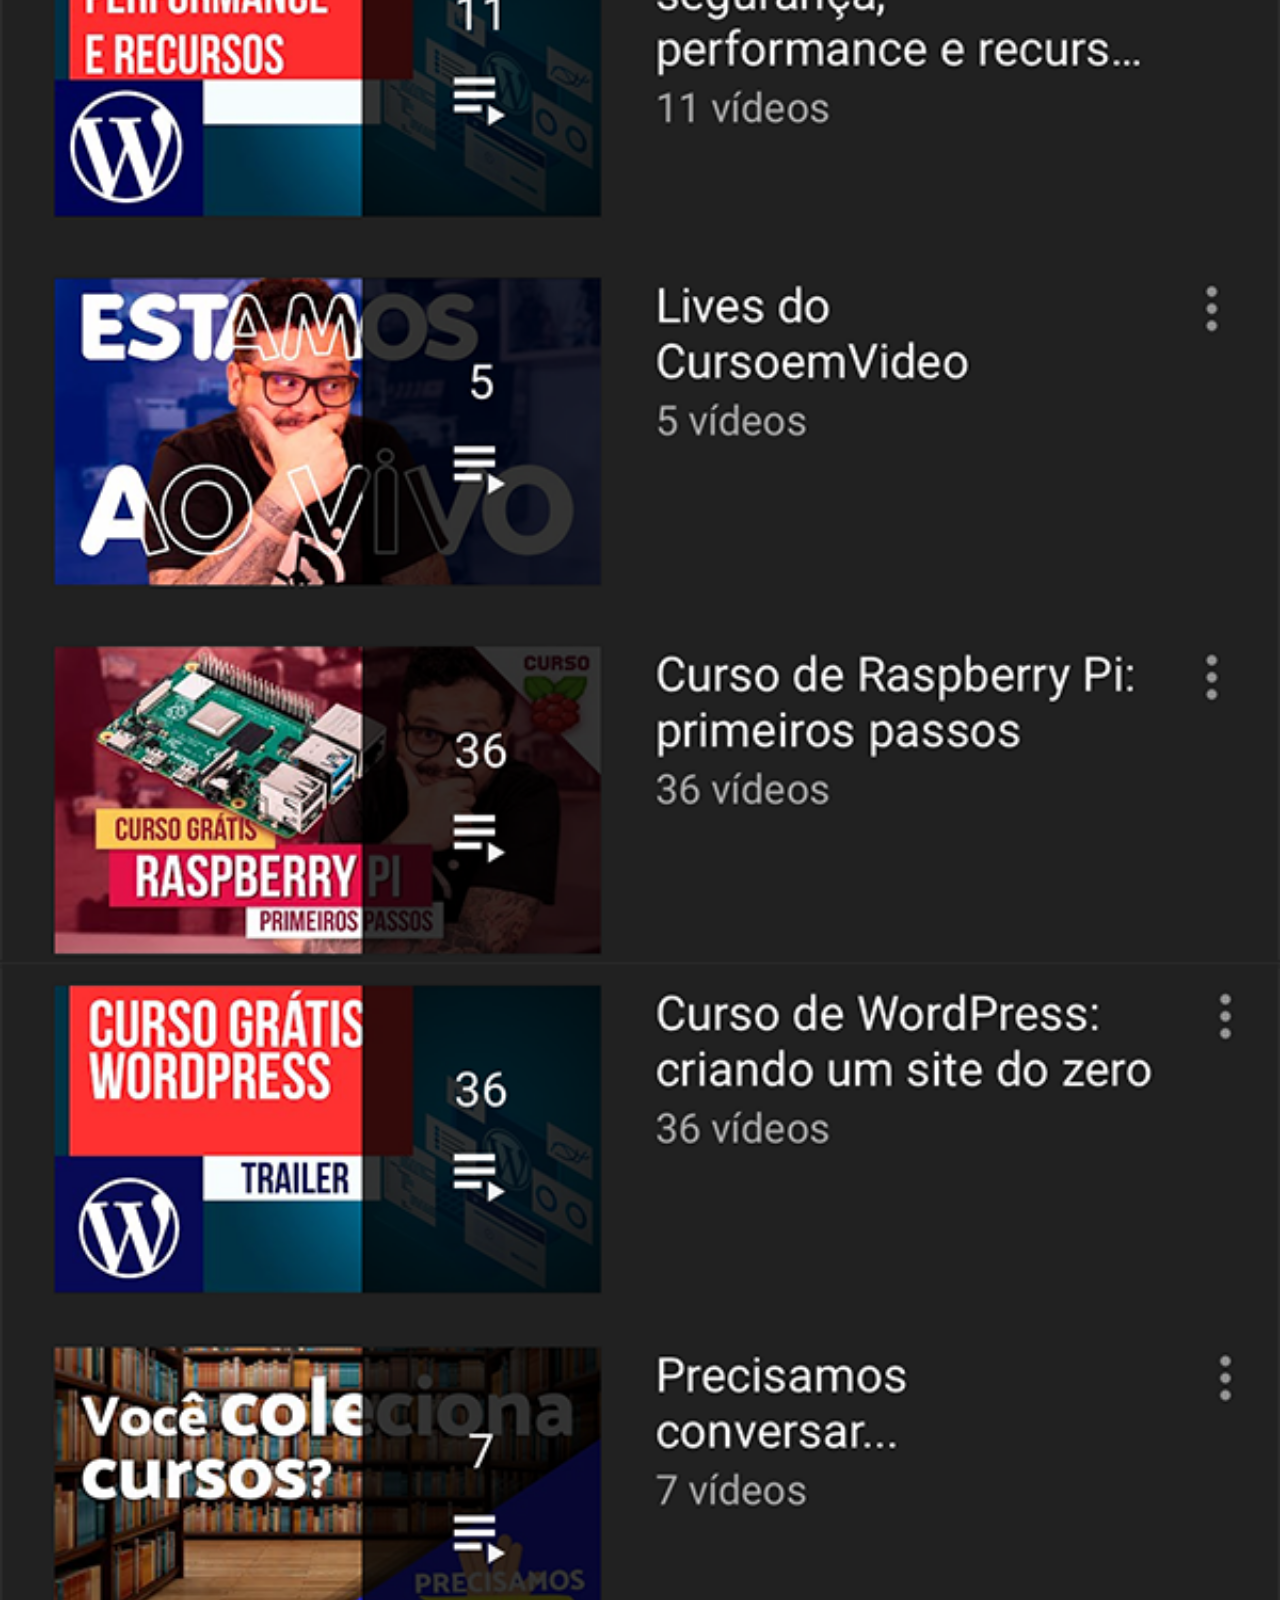
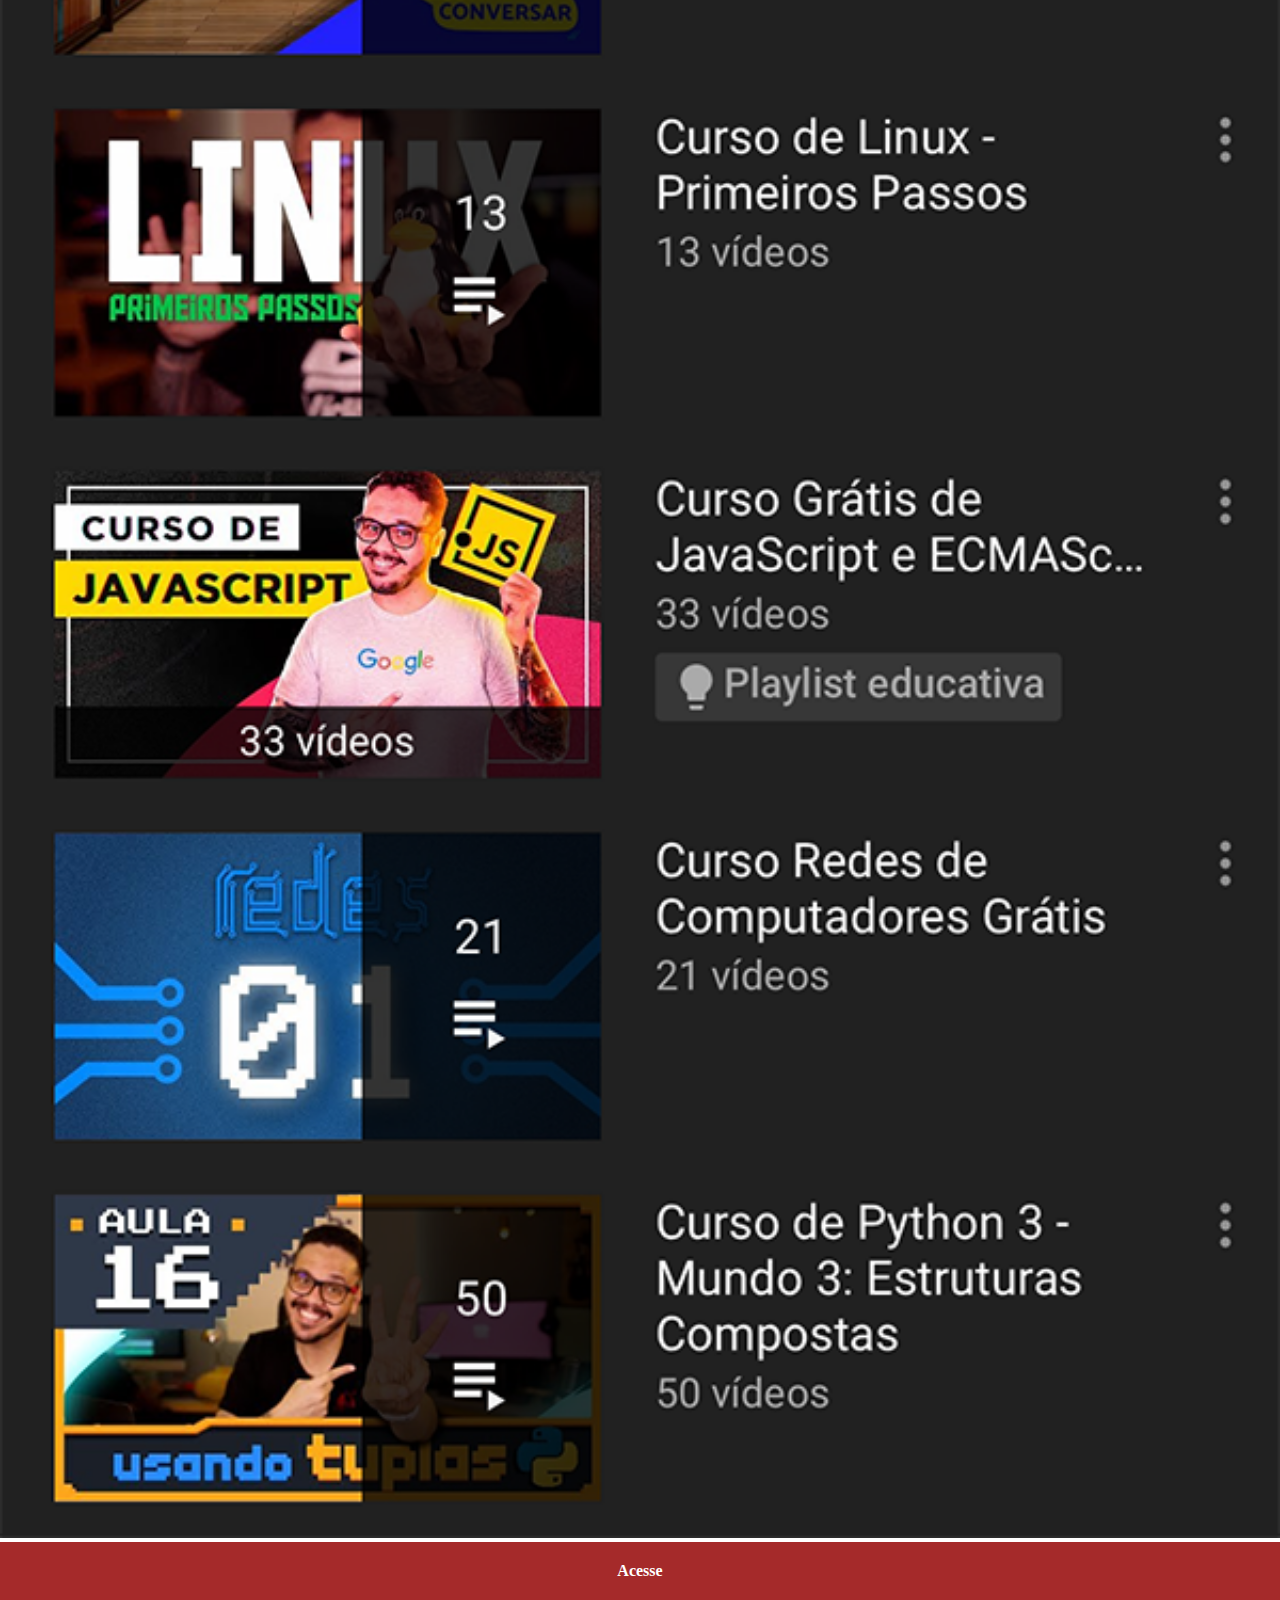
<file: youtube.html>
<!DOCTYPE html>
<html lang="pt-br">
<head>
    <meta charset="UTF-8">
    <meta http-equiv="X-UA-Compatible" content="IE=edge">
    <meta name="viewport" content="width=device-width, initial-scale=1.0">
    <title>YouTube</title>
    <link rel="stylesheet" href="estilo/social.css">
</head>
<body>
    <img src="imagens/tela-youtube.png" alt="youtube">
    
    <a href="https://www.youtube.com/c/CursoemV%C3%ADdeo/playlists" target="_blank">Acesse</a>
</body>
</html>
</file>
<file: estilo/style.css>
@charset "UTF-8";

*{
    margin: 0px;
    padding: 0px;
    font-family: Arial, Helvetica, sans-serif;
}

html, body{
    height: 100vh;
    width: 100vw;
}
body{
    background: url('../imagens/fundo-madeira.jpg') no-repeat top center;
    background-size: cover;
    background-attachment: fixed;
}
main{
    position: relative;
    height: 100vh;
}
section#phone{
    position: absolute;
    top:50%;
    left:50%;
    transform: translate(-50%, -50%);
    width:311px;
    height:627px;
    background:url('../imagens/frame-iphone.png')no-repeat;
}
iframe#tela{
    position: relative;
    top: 81px;
    left: 22px;
    width:267px;
    height:467px;
}
section#social{
    display: flex;
    flex-direction: column;
}
section#social img{
    width: 50px;
    margin:10px;
    border-radius: 50%;
    box-shadow: 5px 5px 5px  #00000063;
    box-sizing: border-box;
}
section#social img:hover{
    transform: scale(1.2);
    transition: transform 170ms ease-in-out, border 300ms;
    border: 1.5px solid #f2de01;
}
</file>
<file: estilo/social.css>
*{
    margin: 0;
    padding: 0;
}
::-webkit-scrollbar{
    width: 0;
    height: 0;
}
img{
    width: 100vw;
}
a{
    display: block;
    background-color: brown;
    padding: 20px;
    color: white;
    text-align: center;
    font-weight: bolder;
    text-decoration: none;
}
a:hover{
    background-color: red;
}
</file>
